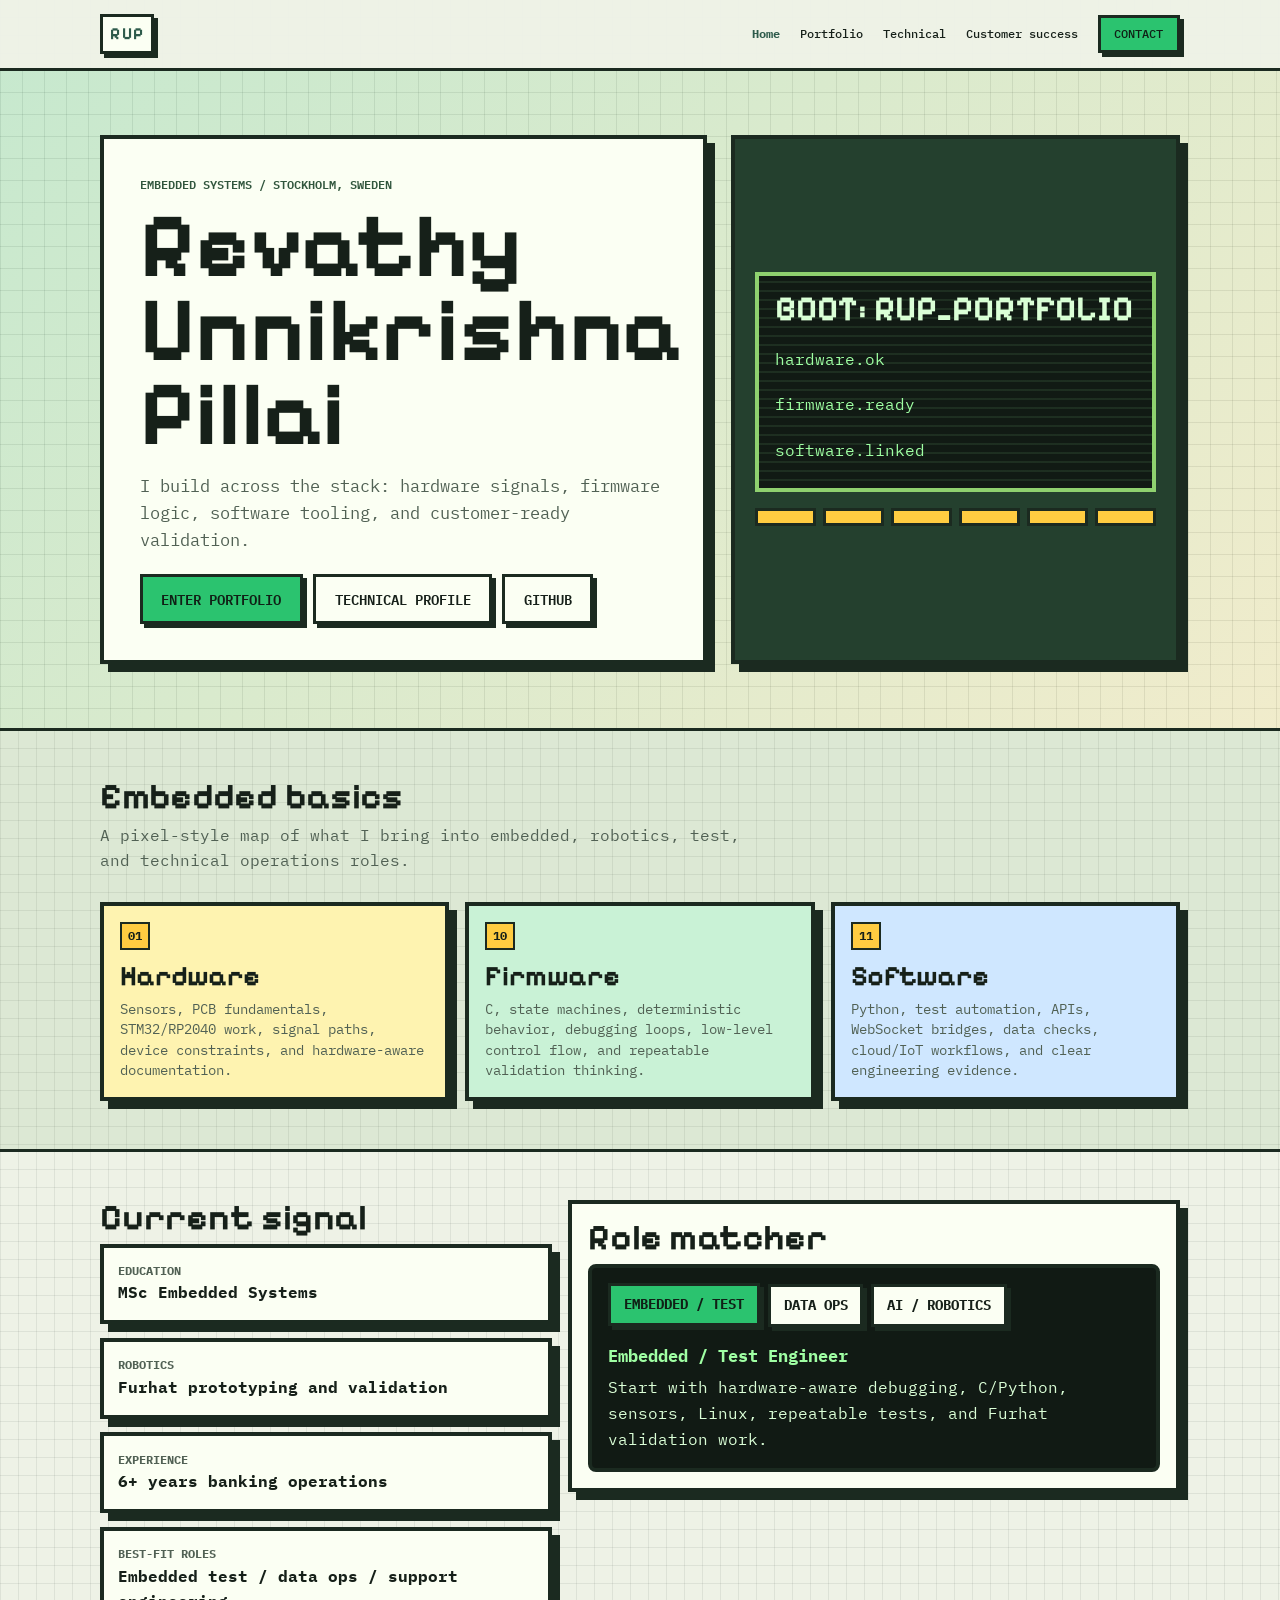
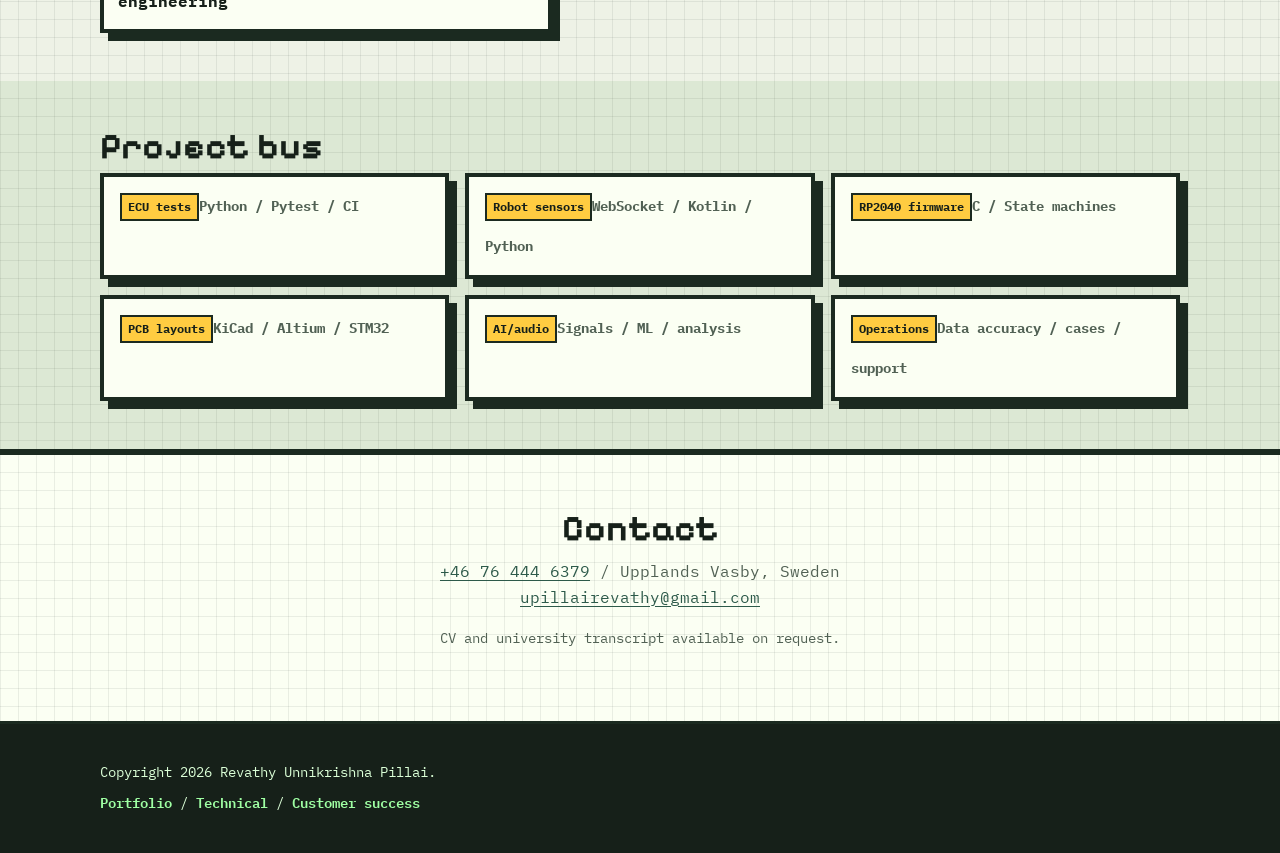
<file: index.html>
<!DOCTYPE html>
<html lang="en">
<head>
  <meta charset="UTF-8" />
  <meta name="viewport" content="width=device-width, initial-scale=1" />
  <meta name="description" content="Revathy Unnikrishna Pillai portfolio: embedded systems, hardware, firmware, software, robotics, AI/audio, testing, and customer operations." />
  <title>Revathy Unnikrishna Pillai | Embedded Portfolio</title>
  <link rel="stylesheet" href="styles.css" />
  <link rel="preconnect" href="https://fonts.googleapis.com" />
  <link rel="preconnect" href="https://fonts.gstatic.com" crossorigin />
  <link href="https://fonts.googleapis.com/css2?family=DM+Sans:ital,opsz,wght@0,9..40,400;0,9..40,500;0,9..40,600;0,9..40,700;1,9..40,400&family=IBM+Plex+Mono:wght@400;500;600;700&family=Pixelify+Sans:wght@500;600;700&display=swap" rel="stylesheet" />
</head>
<body class="page-home pixel-site">
  <a class="skip-link" href="#main">Skip to content</a>
  <header class="site-header pixel-header">
    <div class="wrap header-inner">
      <a href="index.html" class="logo pixel-logo" aria-label="Home">RUP</a>
      <nav class="nav" aria-label="Primary">
        <a href="index.html" aria-current="page">Home</a>
        <a href="portfolio.html">Portfolio</a>
        <a href="technical.html">Technical</a>
        <a href="customer-success.html">Customer success</a>
        <a href="#contact" class="nav-cta">Contact</a>
      </nav>
      <button type="button" class="menu-toggle" aria-expanded="false" aria-controls="mobile-nav" aria-label="Open menu">
        <span></span><span></span><span></span>
      </button>
    </div>
    <div id="mobile-nav" class="mobile-nav" hidden>
      <a href="index.html">Home</a>
      <a href="portfolio.html">Portfolio</a>
      <a href="technical.html">Technical</a>
      <a href="customer-success.html">Customer success</a>
      <a href="#contact">Contact</a>
    </div>
  </header>

  <main id="main">
    <section class="pixel-hero">
      <div class="wrap pixel-hero-grid">
        <div class="pixel-hero-copy">
          <p class="eyebrow">Embedded systems / Stockholm, Sweden </p>
          <h1>Revathy Unnikrishna Pillai</h1>
          <p class="tagline">I build across the stack: hardware signals, firmware logic, software tooling, and customer-ready validation.</p>
          <div class="hero-actions">
            <a class="btn primary" href="portfolio.html">Enter portfolio</a>
            <a class="btn ghost" href="technical.html">Technical profile</a>
            <a class="btn ghost" href="https://github.com/revathyup" target="_blank" rel="noopener noreferrer">GitHub</a>
          </div>
        </div>
        <div class="pixel-device" aria-label="Pixel embedded system illustration">
          <div class="device-screen">
            <span class="scanline"></span>
            <strong>BOOT: RUP_PORTFOLIO</strong>
            <code>hardware.ok</code>
            <code>firmware.ready</code>
            <code>software.linked</code>
          </div>
          <div class="pin-row" aria-hidden="true"><i></i><i></i><i></i><i></i><i></i><i></i></div>
        </div>
      </div>
    </section>

    <section id="systems" class="section pixel-band">
      <div class="wrap">
        <h2 class="section-title">Embedded basics</h2>
        <p class="section-intro">A pixel-style map of what I bring into embedded, robotics, test, and technical operations roles.</p>
        <div class="block-grid">
          <article class="pixel-block hardware-block">
            <span class="block-id">01</span>
            <h3>Hardware</h3>
            <p>Sensors, PCB fundamentals, STM32/RP2040 work, signal paths, device constraints, and hardware-aware documentation.</p>
          </article>
          <article class="pixel-block firmware-block">
            <span class="block-id">10</span>
            <h3>Firmware</h3>
            <p>C, state machines, deterministic behavior, debugging loops, low-level control flow, and repeatable validation thinking.</p>
          </article>
          <article class="pixel-block software-block">
            <span class="block-id">11</span>
            <h3>Software</h3>
            <p>Python, test automation, APIs, WebSocket bridges, data checks, cloud/IoT workflows, and clear engineering evidence.</p>
          </article>
        </div>
      </div>
    </section>

    <section class="section pixel-console-section">
      <div class="wrap pixel-two-col">
        <div>
          <h2 class="section-title">Current signal</h2>
          <div class="signal-stack">
            <div><span>Education</span><strong>MSc Embedded Systems</strong></div>
            <div><span>Robotics</span><strong>Furhat prototyping and validation</strong></div>
            <div><span>Experience</span><strong>6+ years banking operations</strong></div>
            <div><span>Best-fit roles</span><strong>Embedded test / data ops / support engineering</strong></div>
          </div>
        </div>
        <div class="mini-console" aria-label="Role matcher">
          <h2 class="section-title">Role matcher</h2>
          <div class="persona-panel pixel-panel">
            <div class="persona-buttons" role="group" aria-label="Select target role">
              <button class="persona-button is-active" type="button" data-persona="embedded" aria-pressed="true">Embedded / Test</button>
              <button class="persona-button" type="button" data-persona="dataops" aria-pressed="false">Data Ops</button>
              <button class="persona-button" type="button" data-persona="ai" aria-pressed="false">AI / Robotics</button>
            </div>
            <p class="persona-output" data-persona-output><strong>Embedded / Test Engineer</strong><span>Start with hardware-aware debugging, C/Python, sensors, Linux, repeatable tests, and Furhat validation work.</span></p>
          </div>
        </div>
      </div>
    </section>

    <section class="section pixel-band">
      <div class="wrap">
        <h2 class="section-title">Project bus</h2>
        <div class="bus-grid">
          <a href="portfolio.html#project-lab"><span>ECU tests</span><b>Python / Pytest / CI</b></a>
          <a href="portfolio.html#project-lab"><span>Robot sensors</span><b>WebSocket / Kotlin / Python</b></a>
          <a href="portfolio.html#project-lab"><span>RP2040 firmware</span><b>C / State machines</b></a>
          <a href="portfolio.html#project-lab"><span>PCB layouts</span><b>KiCad / Altium / STM32</b></a>
          <a href="portfolio.html#project-lab"><span>AI/audio</span><b>Signals / ML / analysis</b></a>
          <a href="customer-success.html"><span>Operations</span><b>Data accuracy / cases / support</b></a>
        </div>
      </div>
    </section>

    <section id="contact" class="section section-cta pixel-cta">
      <div class="wrap narrow cta-inner">
        <h2 class="section-title">Contact</h2>
        <p class="prose"><a href="tel:+46764446379">+46 76 444 6379</a> / Upplands Vasby, Sweden<br /><a href="mailto:upillairevathy@gmail.com">upillairevathy@gmail.com</a></p>
        <p class="prose small-print">CV and university transcript available on request.</p>
      </div>
    </section>
  </main>

  <footer class="site-footer pixel-footer">
    <div class="wrap footer-inner">
      <p>Copyright <span id="y"></span> Revathy Unnikrishna Pillai.</p>
      <p class="footer-links"><a href="portfolio.html">Portfolio</a> / <a href="technical.html">Technical</a> / <a href="customer-success.html">Customer success</a></p>
    </div>
  </footer>
  <script src="interactions.js"></script>
</body>
</html>
</file>
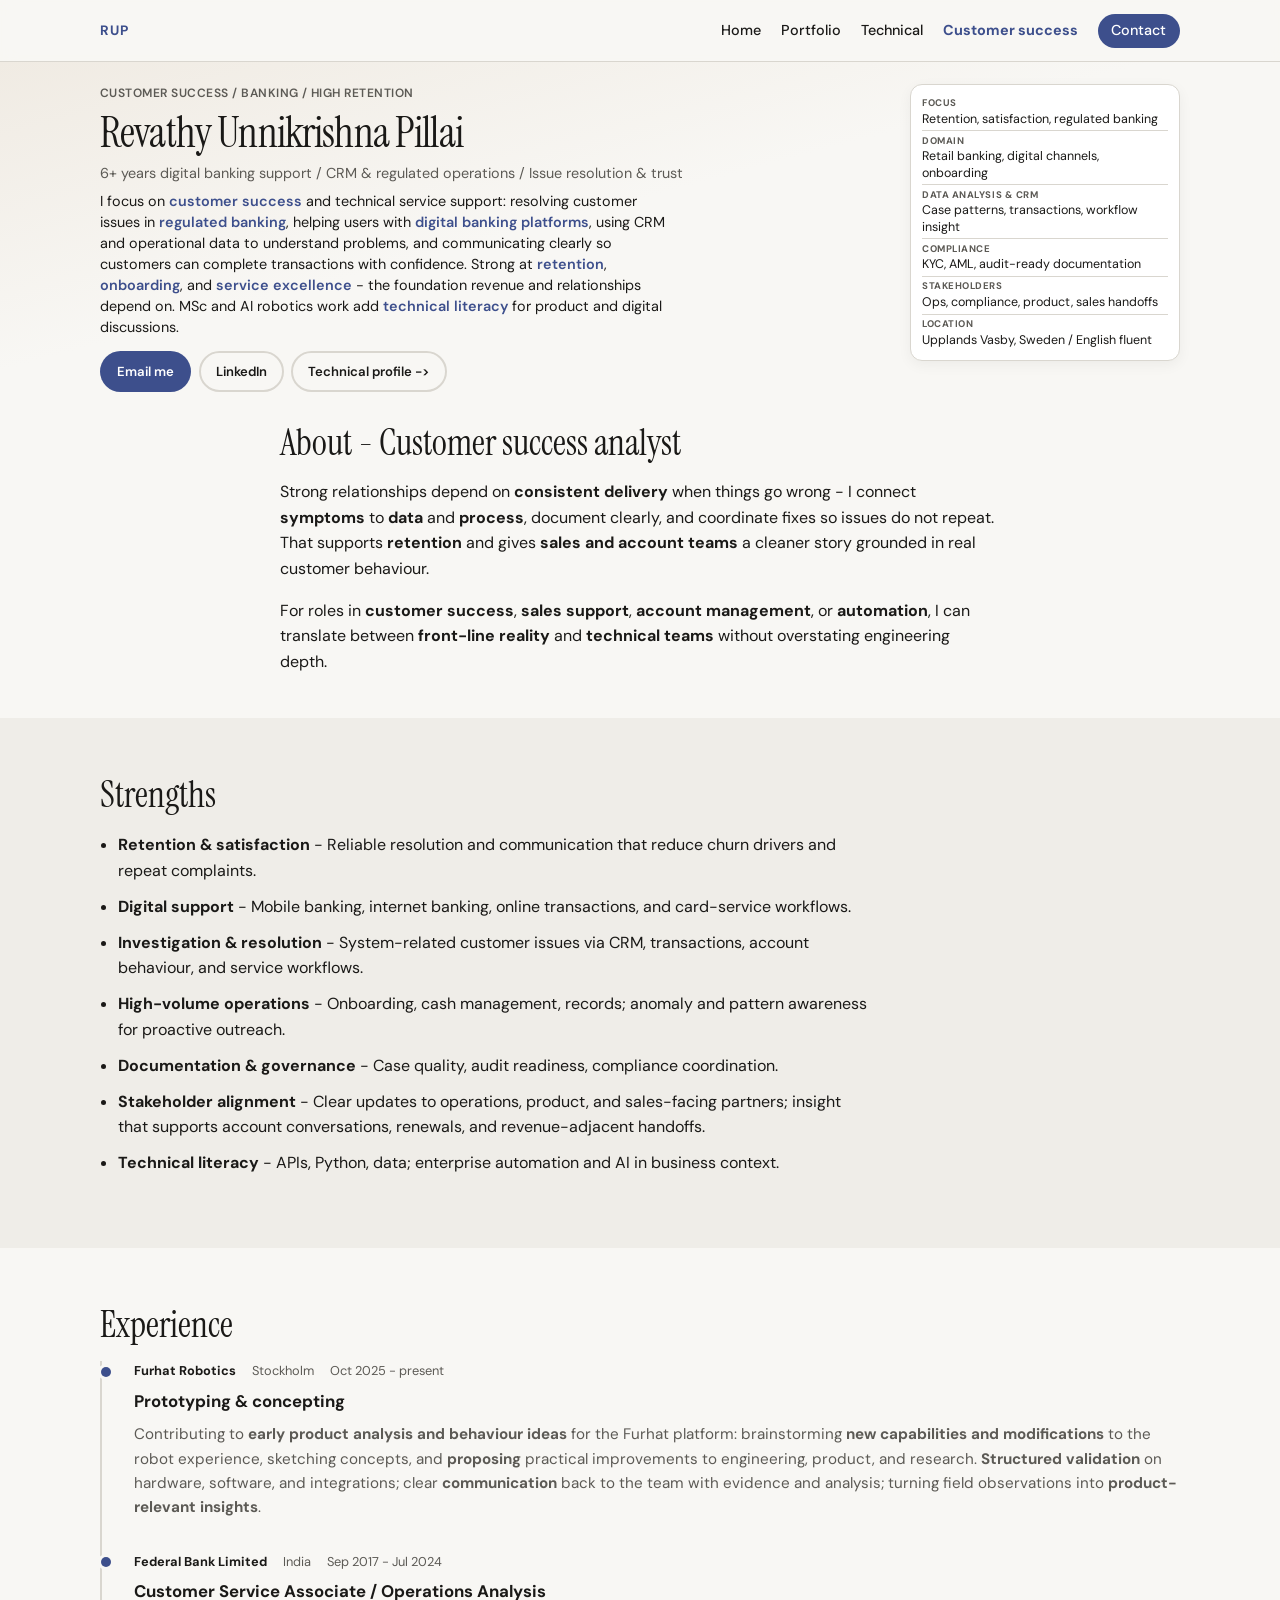
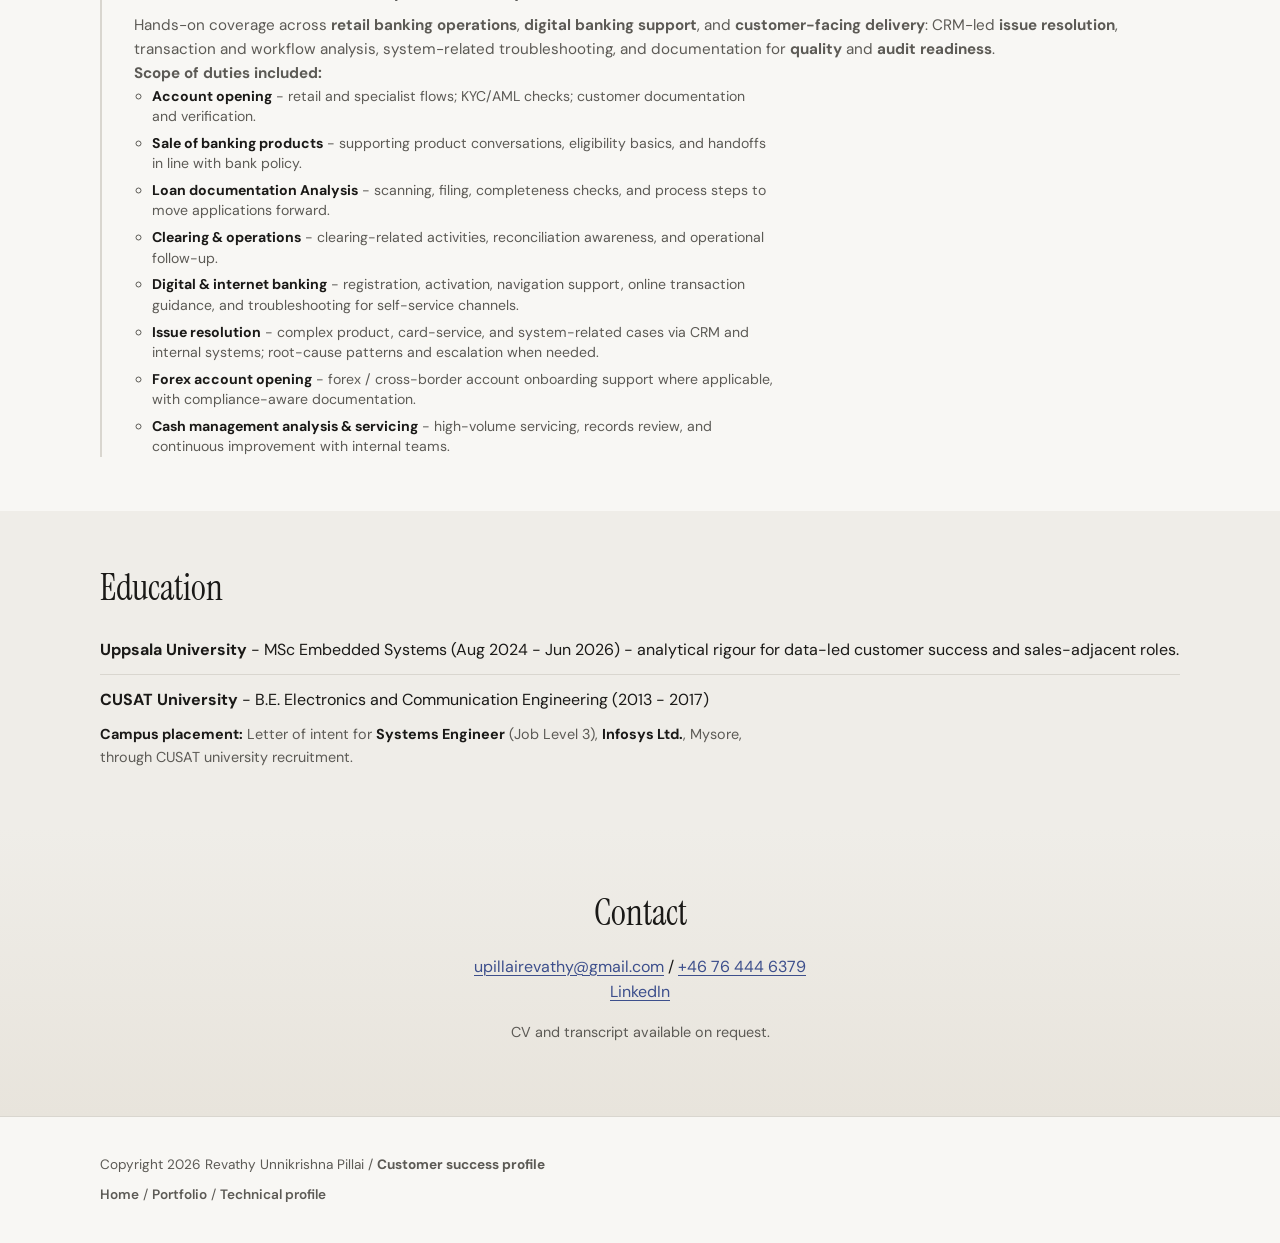
<file: customer-success.html>
<!DOCTYPE html>
<html lang="en">
<head>
  <meta charset="UTF-8" />
  <meta name="viewport" content="width=device-width, initial-scale=1" />
  <meta name="description" content="Revathy Unnikrishna Pillai - Customer success:AI, banking, CRM, retention, satisfaction; strong alignment with sales in practice. MSc Uppsala." />
  <title>Customer success - Revathy Unnikrishna Pillai</title>
  <link rel="stylesheet" href="styles.css" />
  <link rel="preconnect" href="https://fonts.googleapis.com" />
  <link rel="preconnect" href="https://fonts.gstatic.com" crossorigin />
  <link href="https://fonts.googleapis.com/css2?family=DM+Sans:ital,opsz,wght@0,9..40,400;0,9..40,500;0,9..40,600;0,9..40,700;1,9..40,400&family=Instrument+Serif:ital@0;1&display=swap" rel="stylesheet" />
</head>
<body class="page-cs">
  <a class="skip-link" href="#main">Skip to content</a>
  <header class="site-header">
    <div class="wrap header-inner">
      <a href="index.html" class="logo" aria-label="Home">RUP</a>
      <nav class="nav" aria-label="Primary">
        <a href="index.html">Home</a>
        <a href="portfolio.html">Portfolio</a>
        <a href="technical.html">Technical</a>
        <a href="customer-success.html" aria-current="page">Customer success</a>
        <a href="#contact" class="nav-cta">Contact</a>
      </nav>
      <button type="button" class="menu-toggle" aria-expanded="false" aria-controls="mobile-nav" aria-label="Open menu">
        <span></span><span></span><span></span>
      </button>
    </div>
    <div id="mobile-nav" class="mobile-nav" hidden>
      <a href="index.html">Home</a>
      <a href="portfolio.html">Portfolio</a>
      <a href="technical.html">Technical</a>
      <a href="customer-success.html">Customer success</a>
      <a href="#contact">Contact</a>
    </div>
  </header>

  <main id="main">
    <section class="hero hero-sub">
      <div class="wrap hero-grid">
        <div class="hero-copy">
          <p class="eyebrow">Customer success / Banking / High retention</p>
          <h1>Revathy Unnikrishna Pillai</h1>
          <p class="tagline">6+ years digital banking support / CRM &amp; regulated operations / Issue resolution &amp; trust</p>
          <p class="lede">
            I focus on <strong>customer success</strong> and technical service support: resolving customer issues in <strong>regulated banking</strong>, helping users with <strong>digital banking platforms</strong>, using CRM and operational data to understand problems, and communicating clearly so customers can complete transactions with confidence.
            Strong at <strong>retention</strong>, <strong>onboarding</strong>, and <strong>service excellence</strong> - the foundation revenue and relationships depend on.
            MSc and AI robotics work add <strong>technical literacy</strong> for product and digital discussions.
          </p>
          <div class="hero-actions">
            <a class="btn primary" href="mailto:upillairevathy@gmail.com?subject=Customer%20success%20%2F%20sales%20role%20-%20Revathy">Email me</a>
            <a class="btn ghost" href="https://www.linkedin.com/in/revu01" target="_blank" rel="noopener noreferrer">LinkedIn</a>
            <a class="btn ghost" href="technical.html">Technical profile -></a>
          </div>
        </div>
        <aside class="hero-card" aria-label="Customer success - quick facts">
          <ul class="facts facts-compact">
            <li><span class="fact-label">Focus</span> Retention, satisfaction, regulated banking</li>
            <li><span class="fact-label">Domain</span> Retail banking, digital channels, onboarding</li>
            <li><span class="fact-label">Data Analysis &amp; CRM</span> Case patterns, transactions, workflow insight</li>
            <li><span class="fact-label">Compliance</span> KYC, AML, audit-ready documentation</li>
            <li><span class="fact-label">Stakeholders</span> Ops, compliance, product, sales handoffs</li>
            <li><span class="fact-label">Location</span> Upplands Vasby, Sweden / English fluent</li>
          </ul>
        </aside>
      </div>
    </section>

    <section id="about" class="section">
      <div class="wrap narrow">
        <h2 class="section-title">About - Customer success analyst</h2>
        <p class="prose">
          Strong relationships depend on <strong>consistent delivery</strong> when things go wrong - I connect <strong>symptoms</strong> to <strong>data</strong> and <strong>process</strong>, document clearly, and coordinate fixes so issues do not repeat. That supports <strong>retention</strong> and gives <strong>sales and account teams</strong> a cleaner story grounded in real customer behaviour.
        </p>
        <p class="prose">
          For roles in <strong>customer success</strong>, <strong>sales support</strong>, <strong>account management</strong>, or <strong>automation</strong>, I can translate between <strong>front-line reality</strong> and <strong>technical teams</strong> without overstating engineering depth.
        </p>
      </div>
    </section>

    <section id="strengths" class="section section-alt">
      <div class="wrap">
        <h2 class="section-title">Strengths</h2>
        <ul class="project-list strengths-list">
          <li><strong>Retention &amp; satisfaction</strong> - Reliable resolution and communication that reduce churn drivers and repeat complaints.</li>
          <li><strong>Digital support</strong> - Mobile banking, internet banking, online transactions, and card-service workflows.</li>
          <li><strong>Investigation &amp; resolution</strong> - System-related customer issues via CRM, transactions, account behaviour, and service workflows.</li>
          <li><strong>High-volume operations</strong> - Onboarding, cash management, records; anomaly and pattern awareness for proactive outreach.</li>
          <li><strong>Documentation &amp; governance</strong> - Case quality, audit readiness, compliance coordination.</li>
          <li><strong>Stakeholder alignment</strong> - Clear updates to operations, product, and sales-facing partners; insight that supports account conversations, renewals, and revenue-adjacent handoffs.</li>
          <li><strong>Technical literacy</strong> - APIs, Python, data; enterprise automation and AI in business context.</li>
        </ul>
      </div>
    </section>

    <section id="experience" class="section">
      <div class="wrap">
        <h2 class="section-title">Experience</h2>
        <ol class="timeline">
          <li>
            <div class="t-meta">
              <span class="t-org">Furhat Robotics</span>
              <span class="t-loc">Stockholm</span>
              <span class="t-date">Oct 2025 - present</span>
            </div>
            <h3>Prototyping &amp; concepting</h3>
            <p>
              Contributing to <strong>early product analysis and behaviour ideas</strong> for the Furhat platform: brainstorming <strong>new capabilities and modifications</strong> to the robot experience, sketching concepts, and <strong>proposing</strong> practical improvements to engineering, product, and research.
              <strong>Structured validation</strong> on hardware, software, and integrations; clear <strong>communication</strong> back to the team with evidence and analysis; turning field observations into <strong>product-relevant insights</strong>.
            </p>
          </li>
          <li>
            <div class="t-meta">
              <span class="t-org">Federal Bank Limited</span>
              <span class="t-loc">India</span>
              <span class="t-date">Sep 2017 - Jul 2024</span>
            </div>
            <h3>Customer Service Associate / Operations Analysis</h3>
            <p>
              Hands-on coverage across <strong>retail banking operations</strong>, <strong>digital banking support</strong>, and <strong>customer-facing delivery</strong>: CRM-led <strong>issue resolution</strong>, transaction and workflow analysis, system-related troubleshooting, and documentation for <strong>quality</strong> and <strong>audit readiness</strong>.
            </p>
            <p class="duty-intro"><strong>Scope of duties included:</strong></p>
            <ul class="duty-list">
              <li><strong>Account opening</strong> - retail and specialist flows; KYC/AML checks; customer documentation and verification.</li>
              <li><strong>Sale of banking products</strong> - supporting product conversations, eligibility basics, and handoffs in line with bank policy.</li>
              <li><strong>Loan documentation Analysis</strong> - scanning, filing, completeness checks, and process steps to move applications forward.</li>
              <li><strong>Clearing &amp; operations</strong> - clearing-related activities, reconciliation awareness, and operational follow-up.</li>
              <li><strong>Digital &amp; internet banking</strong> - registration, activation, navigation support, online transaction guidance, and troubleshooting for self-service channels.</li>
              <li><strong>Issue resolution</strong> - complex product, card-service, and system-related cases via CRM and internal systems; root-cause patterns and escalation when needed.</li>
              <li><strong>Forex account opening</strong> - forex / cross-border account onboarding support where applicable, with compliance-aware documentation.</li>
              <li><strong>Cash management analysis &amp; servicing</strong> - high-volume servicing, records review, and continuous improvement with internal teams.</li>
            </ul>
          </li>
        </ol>
      </div>
    </section>

    <section id="education" class="section section-alt">
      <div class="wrap">
        <h2 class="section-title">Education</h2>
        <ul class="edu-list">
          <li><strong>Uppsala University</strong> - MSc Embedded Systems (Aug 2024 - Jun 2026) - analytical rigour for data-led customer success and sales-adjacent roles.</li>
          <li>
            <strong>CUSAT University</strong> - B.E. Electronics and Communication Engineering (2013 - 2017)
            <p class="edu-detail"><strong>Campus placement:</strong> Letter of intent for <strong>Systems Engineer</strong> (Job Level 3), <strong>Infosys Ltd.</strong>, Mysore, through CUSAT university recruitment.</p>
          </li>
        </ul>
      </div>
    </section>

    <section id="contact" class="section section-cta">
      <div class="wrap narrow cta-inner">
        <h2 class="section-title">Contact</h2>
        <p class="prose">
          <a href="mailto:upillairevathy@gmail.com?subject=Customer%20success%20or%20sales%20role">upillairevathy@gmail.com</a> /
          <a href="tel:+46764446379">+46 76 444 6379</a><br />
          <a href="https://www.linkedin.com/in/revu01" target="_blank" rel="noopener noreferrer">LinkedIn</a>
        </p>
        <p class="prose small-print">CV and transcript available on request.</p>
      </div>
    </section>
  </main>

  <footer class="site-footer">
    <div class="wrap footer-inner">
      <p>Copyright <span id="y"></span> Revathy Unnikrishna Pillai / <strong>Customer success profile</strong></p>
      <p class="footer-links"><a href="index.html">Home</a> / <a href="portfolio.html">Portfolio</a> / <a href="technical.html">Technical profile</a></p>
    </div>
  </footer>
  <script src="interactions.js"></script>
</body>
</html>
</file>
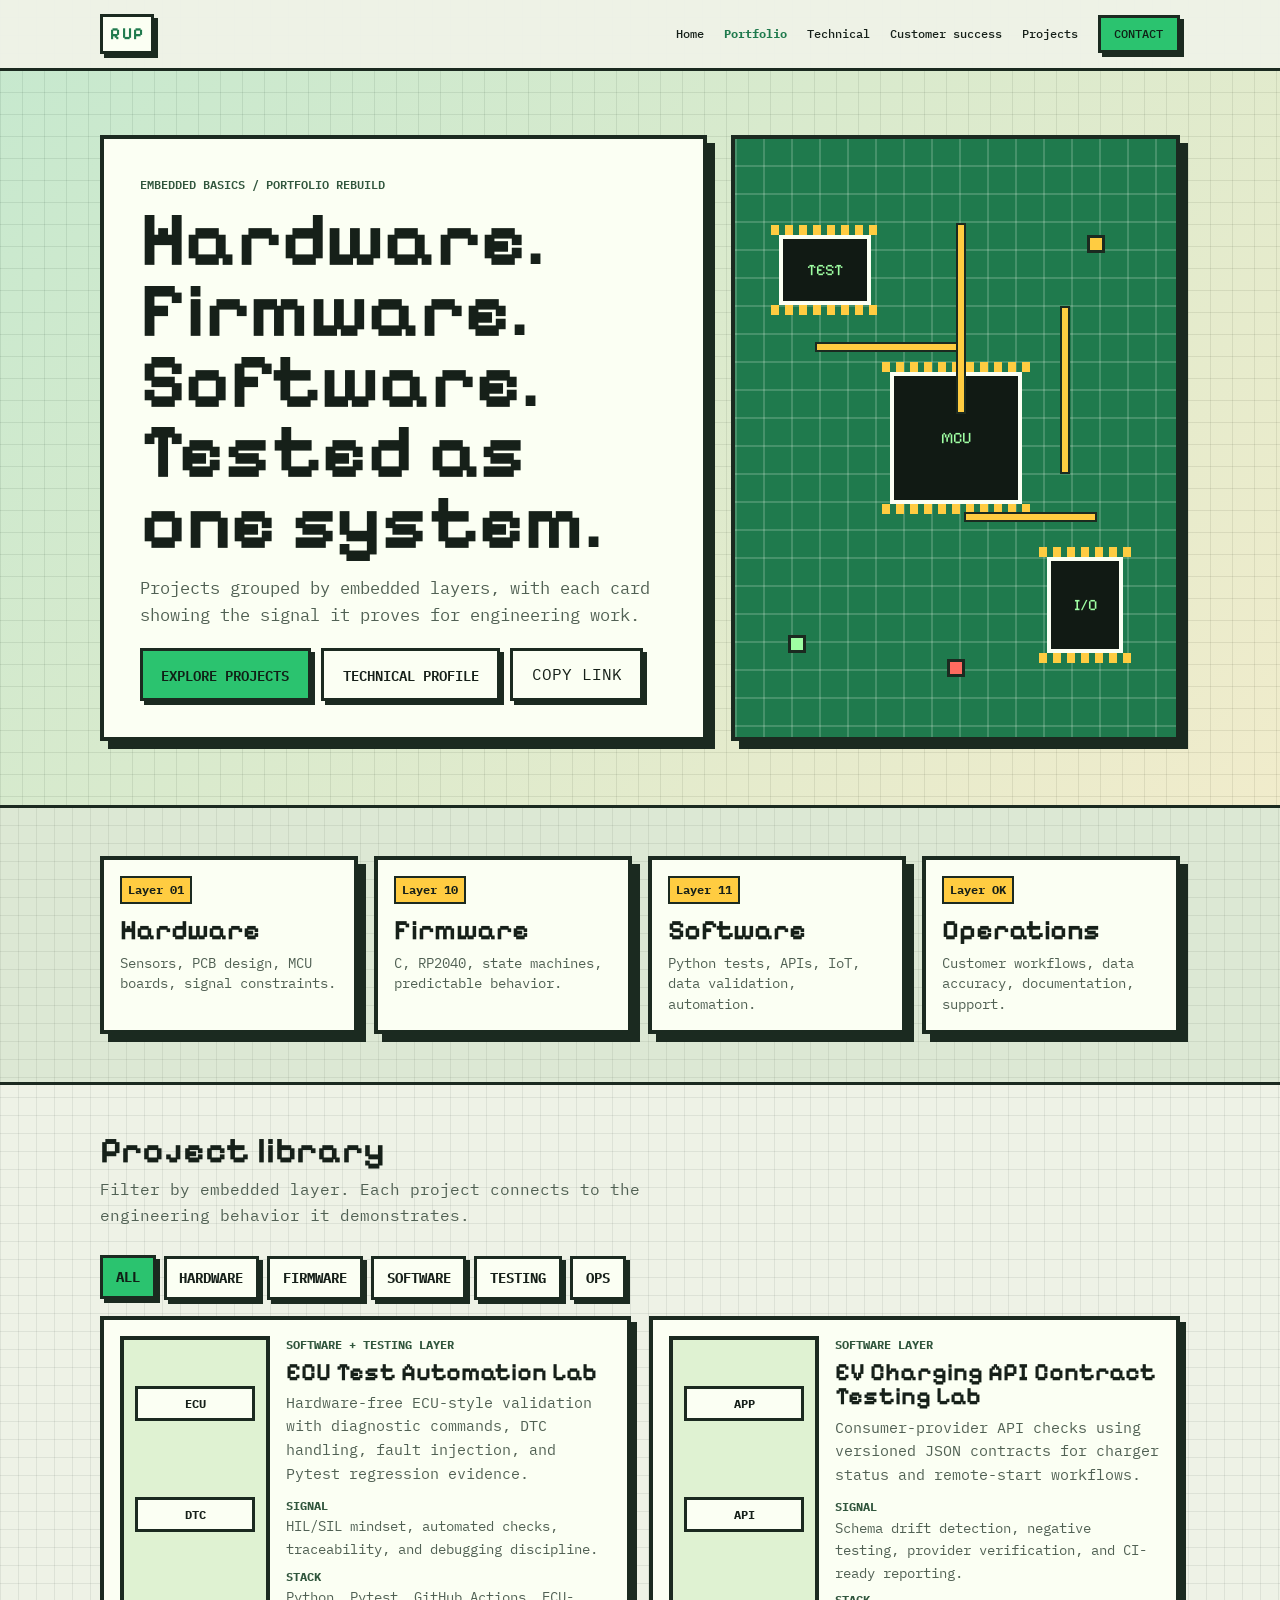
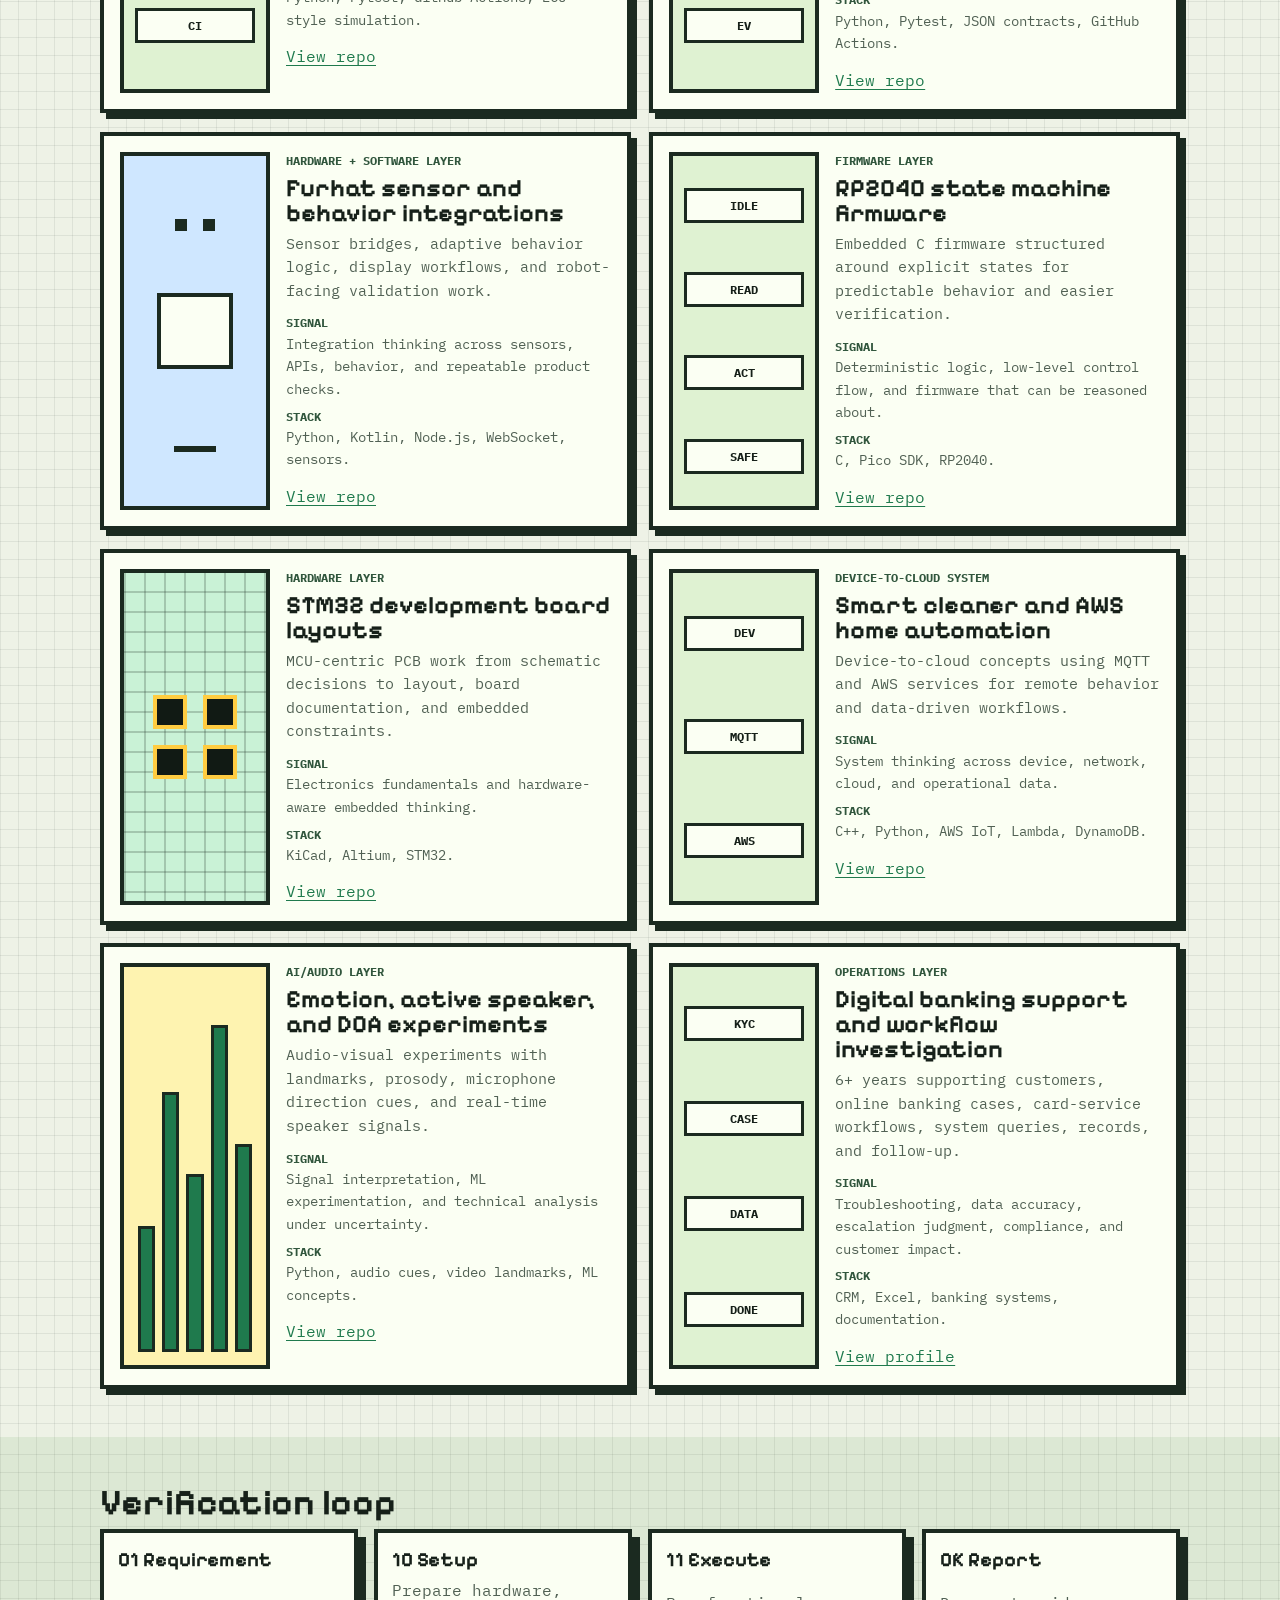
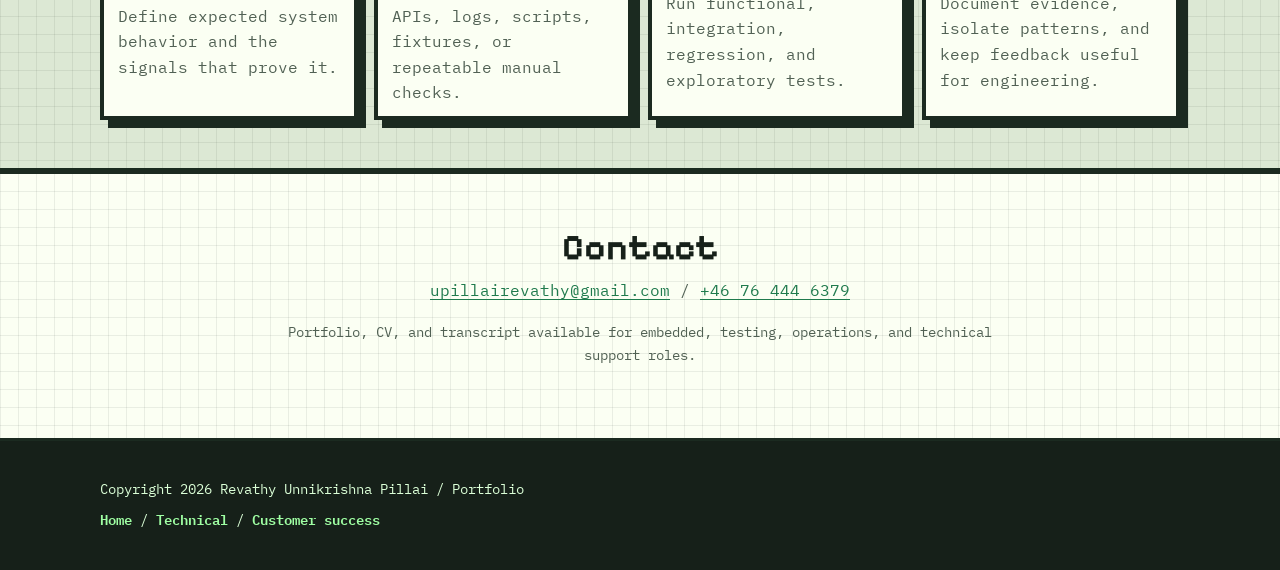
<file: portfolio.html>
<!DOCTYPE html>
<html lang="en">
<head>
  <meta charset="UTF-8" />
  <meta name="viewport" content="width=device-width, initial-scale=1" />
  <meta name="description" content="Pixel-style embedded systems portfolio for Revathy Unnikrishna Pillai: hardware, firmware, software, robotics, AI/audio, IoT, PCB, and operations projects." />
  <title>Portfolio | Revathy Unnikrishna Pillai</title>
  <link rel="stylesheet" href="styles.css" />
  <link rel="preconnect" href="https://fonts.googleapis.com" />
  <link rel="preconnect" href="https://fonts.gstatic.com" crossorigin />
  <link href="https://fonts.googleapis.com/css2?family=DM+Sans:ital,opsz,wght@0,9..40,400;0,9..40,500;0,9..40,600;0,9..40,700;1,9..40,400&family=IBM+Plex+Mono:wght@400;500;600;700&family=Pixelify+Sans:wght@500;600;700&display=swap" rel="stylesheet" />
</head>
<body class="page-portfolio pixel-site">
  <a class="skip-link" href="#main">Skip to content</a>
  <header class="site-header pixel-header">
    <div class="wrap header-inner">
      <a href="index.html" class="logo pixel-logo" aria-label="Home">RUP</a>
      <nav class="nav" aria-label="Primary">
        <a href="index.html">Home</a>
        <a href="portfolio.html" aria-current="page">Portfolio</a>
        <a href="technical.html">Technical</a>
        <a href="customer-success.html">Customer success</a>
        <a href="#project-lab">Projects</a>
        <a href="#contact" class="nav-cta">Contact</a>
      </nav>
      <button type="button" class="menu-toggle" aria-expanded="false" aria-controls="mobile-nav" aria-label="Open menu">
        <span></span><span></span><span></span>
      </button>
    </div>
    <div id="mobile-nav" class="mobile-nav" hidden>
      <a href="index.html">Home</a>
      <a href="portfolio.html">Portfolio</a>
      <a href="technical.html">Technical</a>
      <a href="customer-success.html">Customer success</a>
      <a href="#project-lab">Projects</a>
      <a href="#contact">Contact</a>
    </div>
  </header>

  <main id="main">
    <section class="pixel-hero portfolio-pixel-hero">
      <div class="wrap pixel-hero-grid">
        <div class="pixel-hero-copy">
          <p class="eyebrow">Embedded basics / portfolio rebuild</p>
          <h1>Hardware. Firmware. Software. Tested as one system.</h1>
          <p class="tagline">Projects grouped by embedded layers, with each card showing the signal it proves for engineering work.</p>
          <div class="hero-actions">
            <a class="btn primary" href="#project-lab">Explore projects</a>
            <a class="btn ghost" href="technical.html">Technical profile</a>
            <button class="btn ghost button-like" type="button" data-copy-link="https://revathyup.github.io/profile-website/portfolio.html">Copy link</button>
          </div>
        </div>
        <div class="pixel-motherboard" aria-label="Pixel circuit board illustration">
          <div class="chip cpu"><span>MCU</span></div>
          <div class="chip mem"><span>TEST</span></div>
          <div class="chip io"><span>I/O</span></div>
          <i class="trace t1"></i><i class="trace t2"></i><i class="trace t3"></i><i class="trace t4"></i>
          <b class="led led-a"></b><b class="led led-b"></b><b class="led led-c"></b>
        </div>
      </div>
    </section>

    <section class="section pixel-band">
      <div class="wrap module-grid">
        <div class="module-card"><span>Layer 01</span><strong>Hardware</strong><p>Sensors, PCB design, MCU boards, signal constraints.</p></div>
        <div class="module-card"><span>Layer 10</span><strong>Firmware</strong><p>C, RP2040, state machines, predictable behavior.</p></div>
        <div class="module-card"><span>Layer 11</span><strong>Software</strong><p>Python tests, APIs, IoT, data validation, automation.</p></div>
        <div class="module-card"><span>Layer OK</span><strong>Operations</strong><p>Customer workflows, data accuracy, documentation, support.</p></div>
      </div>
    </section>

    <section id="project-lab" class="section">
      <div class="wrap">
        <h2 class="section-title">Project library</h2>
        <p class="section-intro">Filter by embedded layer. Each project connects to the engineering behavior it demonstrates.</p>
        <div class="project-filters pixel-filters" role="group" aria-label="Filter projects">
          <button class="filter-button is-active" type="button" data-filter="all" aria-pressed="true">All</button>
          <button class="filter-button" type="button" data-filter="hardware" aria-pressed="false">Hardware</button>
          <button class="filter-button" type="button" data-filter="firmware" aria-pressed="false">Firmware</button>
          <button class="filter-button" type="button" data-filter="software" aria-pressed="false">Software</button>
          <button class="filter-button" type="button" data-filter="testing" aria-pressed="false">Testing</button>
          <button class="filter-button" type="button" data-filter="ops" aria-pressed="false">Ops</button>
        </div>

        <div class="portfolio-card-grid pixel-project-grid">
          <article class="portfolio-project pixel-project" data-tags="software testing firmware">
            <div class="project-visual pixel-visual ecu-visual"><span>ECU</span><span>DTC</span><span>CI</span></div>
            <div class="project-body">
              <span class="project-kicker">Software + testing layer</span>
              <h3>ECU Test Automation Lab</h3>
              <p>Hardware-free ECU-style validation with diagnostic commands, DTC handling, fault injection, and Pytest regression evidence.</p>
              <dl><div><dt>Signal</dt><dd>HIL/SIL mindset, automated checks, traceability, and debugging discipline.</dd></div><div><dt>Stack</dt><dd>Python, Pytest, GitHub Actions, ECU-style simulation.</dd></div></dl>
              <a href="https://github.com/revathyup/ECU_Test_Automation" target="_blank" rel="noopener noreferrer">View repo</a>
            </div>
          </article>

          <article class="portfolio-project pixel-project" data-tags="software testing">
            <div class="project-visual pixel-visual api-visual"><span>APP</span><span>API</span><span>EV</span></div>
            <div class="project-body">
              <span class="project-kicker">Software layer</span>
              <h3>EV Charging API Contract Testing Lab</h3>
              <p>Consumer-provider API checks using versioned JSON contracts for charger status and remote-start workflows.</p>
              <dl><div><dt>Signal</dt><dd>Schema drift detection, negative testing, provider verification, and CI-ready reporting.</dd></div><div><dt>Stack</dt><dd>Python, Pytest, JSON contracts, GitHub Actions.</dd></div></dl>
              <a href="https://github.com/revathyup/EV_Charging_API_Contract_Testing" target="_blank" rel="noopener noreferrer">View repo</a>
            </div>
          </article>

          <article class="portfolio-project pixel-project" data-tags="hardware software testing">
            <div class="project-visual pixel-visual robot-pixel"><span></span><span></span><span></span></div>
            <div class="project-body">
              <span class="project-kicker">Hardware + software layer</span>
              <h3>Furhat sensor and behavior integrations</h3>
              <p>Sensor bridges, adaptive behavior logic, display workflows, and robot-facing validation work.</p>
              <dl><div><dt>Signal</dt><dd>Integration thinking across sensors, APIs, behavior, and repeatable product checks.</dd></div><div><dt>Stack</dt><dd>Python, Kotlin, Node.js, WebSocket, sensors.</dd></div></dl>
              <a href="https://github.com/revathyup/furhatrobot_Analogsensor_realtimeapi" target="_blank" rel="noopener noreferrer">View repo</a>
            </div>
          </article>

          <article class="portfolio-project pixel-project" data-tags="firmware hardware testing">
            <div class="project-visual pixel-visual state-pixel"><span>IDLE</span><span>READ</span><span>ACT</span><span>SAFE</span></div>
            <div class="project-body">
              <span class="project-kicker">Firmware layer</span>
              <h3>RP2040 state machine firmware</h3>
              <p>Embedded C firmware structured around explicit states for predictable behavior and easier verification.</p>
              <dl><div><dt>Signal</dt><dd>Deterministic logic, low-level control flow, and firmware that can be reasoned about.</dd></div><div><dt>Stack</dt><dd>C, Pico SDK, RP2040.</dd></div></dl>
              <a href="https://github.com/revathyup/state_machines" target="_blank" rel="noopener noreferrer">View repo</a>
            </div>
          </article>

          <article class="portfolio-project pixel-project" data-tags="hardware">
            <div class="project-visual pixel-visual pcb-pixel"><span></span><span></span><span></span><span></span></div>
            <div class="project-body">
              <span class="project-kicker">Hardware layer</span>
              <h3>STM32 development board layouts</h3>
              <p>MCU-centric PCB work from schematic decisions to layout, board documentation, and embedded constraints.</p>
              <dl><div><dt>Signal</dt><dd>Electronics fundamentals and hardware-aware embedded thinking.</dd></div><div><dt>Stack</dt><dd>KiCad, Altium, STM32.</dd></div></dl>
              <a href="https://github.com/revathyup/STM32_PCB-DESIGN-USING-KICAD" target="_blank" rel="noopener noreferrer">View repo</a>
            </div>
          </article>

          <article class="portfolio-project pixel-project" data-tags="software hardware testing">
            <div class="project-visual pixel-visual cloud-pixel"><span>DEV</span><span>MQTT</span><span>AWS</span></div>
            <div class="project-body">
              <span class="project-kicker">Device-to-cloud system</span>
              <h3>Smart cleaner and AWS home automation</h3>
              <p>Device-to-cloud concepts using MQTT and AWS services for remote behavior and data-driven workflows.</p>
              <dl><div><dt>Signal</dt><dd>System thinking across device, network, cloud, and operational data.</dd></div><div><dt>Stack</dt><dd>C++, Python, AWS IoT, Lambda, DynamoDB.</dd></div></dl>
              <a href="https://github.com/revathyup/smart-cleaner" target="_blank" rel="noopener noreferrer">View repo</a>
            </div>
          </article>

          <article class="portfolio-project pixel-project" data-tags="software testing">
            <div class="project-visual pixel-visual audio-pixel"><span></span><span></span><span></span><span></span><span></span></div>
            <div class="project-body">
              <span class="project-kicker">AI/audio layer</span>
              <h3>Emotion, active speaker, and DOA experiments</h3>
              <p>Audio-visual experiments with landmarks, prosody, microphone direction cues, and real-time speaker signals.</p>
              <dl><div><dt>Signal</dt><dd>Signal interpretation, ML experimentation, and technical analysis under uncertainty.</dd></div><div><dt>Stack</dt><dd>Python, audio cues, video landmarks, ML concepts.</dd></div></dl>
              <a href="https://github.com/revathyup/Active_Speaker_Detection2" target="_blank" rel="noopener noreferrer">View repo</a>
            </div>
          </article>

          <article class="portfolio-project pixel-project" data-tags="ops software testing">
            <div class="project-visual pixel-visual ops-pixel"><span>KYC</span><span>CASE</span><span>DATA</span><span>DONE</span></div>
            <div class="project-body">
              <span class="project-kicker">Operations layer</span>
              <h3>Digital banking support and workflow investigation</h3>
              <p>6+ years supporting customers, online banking cases, card-service workflows, system queries, records, and follow-up.</p>
              <dl><div><dt>Signal</dt><dd>Troubleshooting, data accuracy, escalation judgment, compliance, and customer impact.</dd></div><div><dt>Stack</dt><dd>CRM, Excel, banking systems, documentation.</dd></div></dl>
              <a href="customer-success.html">View profile</a>
            </div>
          </article>
        </div>
      </div>
    </section>

    <section class="section pixel-band">
      <div class="wrap">
        <h2 class="section-title">Verification loop</h2>
        <ol class="test-steps pixel-steps">
          <li><strong>01 Requirement</strong><span>Define expected system behavior and the signals that prove it.</span></li>
          <li><strong>10 Setup</strong><span>Prepare hardware, APIs, logs, scripts, fixtures, or repeatable manual checks.</span></li>
          <li><strong>11 Execute</strong><span>Run functional, integration, regression, and exploratory tests.</span></li>
          <li><strong>OK Report</strong><span>Document evidence, isolate patterns, and keep feedback useful for engineering.</span></li>
        </ol>
      </div>
    </section>

    <section id="contact" class="section section-cta pixel-cta">
      <div class="wrap narrow cta-inner">
        <h2 class="section-title">Contact</h2>
        <p class="prose"><a href="mailto:upillairevathy@gmail.com">upillairevathy@gmail.com</a> / <a href="tel:+46764446379">+46 76 444 6379</a></p>
        <p class="prose small-print">Portfolio, CV, and transcript available for embedded, testing, operations, and technical support roles.</p>
      </div>
    </section>
  </main>

  <footer class="site-footer pixel-footer">
    <div class="wrap footer-inner">
      <p>Copyright <span id="y"></span> Revathy Unnikrishna Pillai / Portfolio</p>
      <p class="footer-links"><a href="index.html">Home</a> / <a href="technical.html">Technical</a> / <a href="customer-success.html">Customer success</a></p>
    </div>
  </footer>
  <script src="interactions.js"></script>
</body>
</html>
</file>
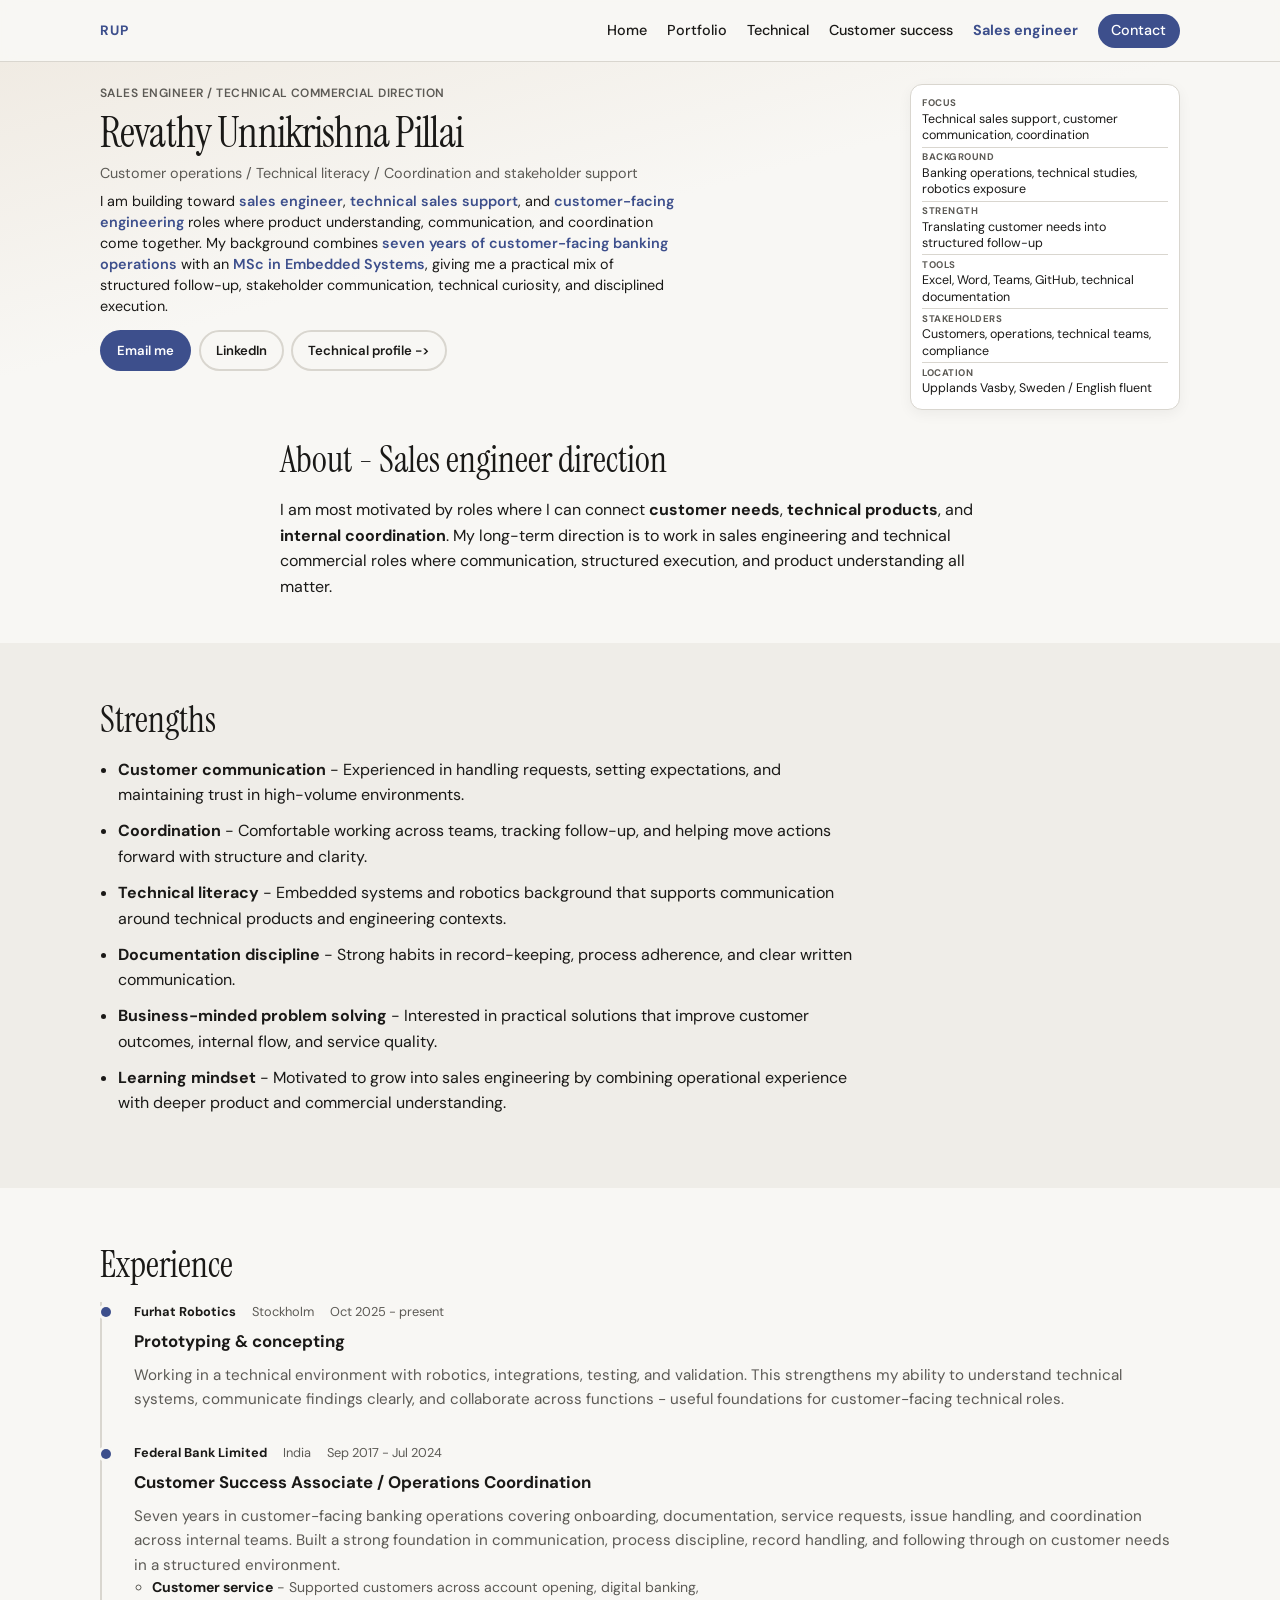
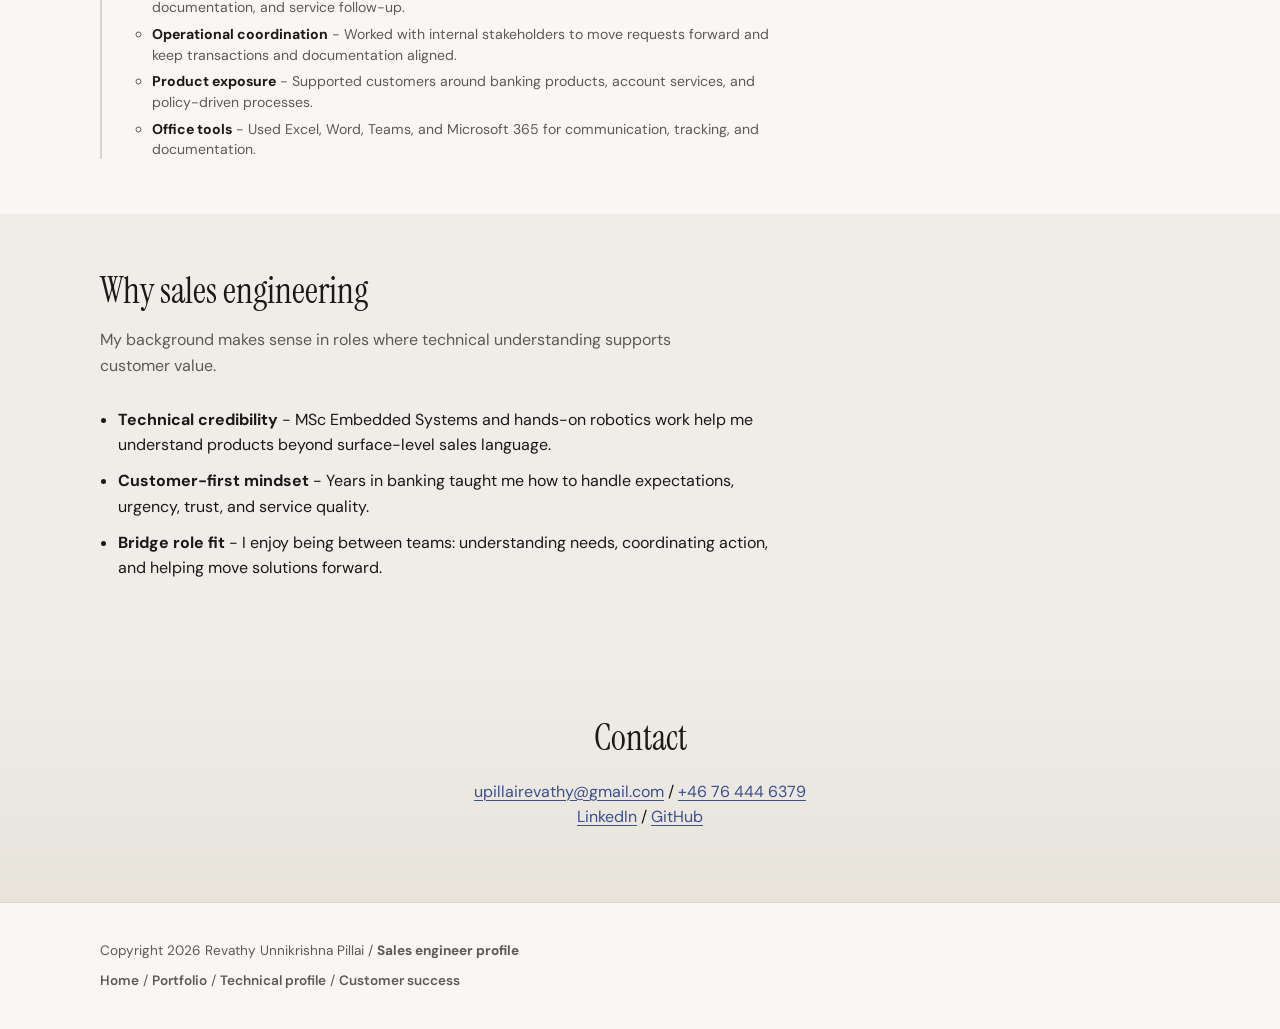
<file: sales-engineer.html>
<!DOCTYPE html>
<html lang="en">
<head>
  <meta charset="UTF-8" />
  <meta name="viewport" content="width=device-width, initial-scale=1" />
  <meta name="description" content="Revathy Unnikrishna Pillai - Sales engineer profile combining customer operations, technical literacy, coordination, and customer-facing problem solving." />
  <title>Sales engineer - Revathy Unnikrishna Pillai</title>
  <link rel="stylesheet" href="styles.css" />
  <link rel="preconnect" href="https://fonts.googleapis.com" />
  <link rel="preconnect" href="https://fonts.gstatic.com" crossorigin />
  <link href="https://fonts.googleapis.com/css2?family=DM+Sans:ital,opsz,wght@0,9..40,400;0,9..40,500;0,9..40,600;0,9..40,700;1,9..40,400&family=Instrument+Serif:ital@0;1&display=swap" rel="stylesheet" />
</head>
<body class="page-cs">
  <a class="skip-link" href="#main">Skip to content</a>
  <header class="site-header">
    <div class="wrap header-inner">
      <a href="index.html" class="logo" aria-label="Home">RUP</a>
      <nav class="nav" aria-label="Primary">
        <a href="index.html">Home</a>
        <a href="portfolio.html">Portfolio</a>
        <a href="technical.html">Technical</a>
        <a href="customer-success.html">Customer success</a>
        <a href="sales-engineer.html" aria-current="page">Sales engineer</a>
        <a href="#contact" class="nav-cta">Contact</a>
      </nav>
      <button type="button" class="menu-toggle" aria-expanded="false" aria-controls="mobile-nav" aria-label="Open menu">
        <span></span><span></span><span></span>
      </button>
    </div>
    <div id="mobile-nav" class="mobile-nav" hidden>
      <a href="index.html">Home</a>
      <a href="portfolio.html">Portfolio</a>
      <a href="technical.html">Technical</a>
      <a href="customer-success.html">Customer success</a>
      <a href="sales-engineer.html">Sales engineer</a>
      <a href="#contact">Contact</a>
    </div>
  </header>

  <main id="main">
    <section class="hero hero-sub">
      <div class="wrap hero-grid">
        <div class="hero-copy">
          <p class="eyebrow">Sales engineer / Technical commercial direction</p>
          <h1>Revathy Unnikrishna Pillai</h1>
          <p class="tagline">Customer operations / Technical literacy / Coordination and stakeholder support</p>
          <p class="lede">
            I am building toward <strong>sales engineer</strong>, <strong>technical sales support</strong>, and <strong>customer-facing engineering</strong> roles where product understanding, communication, and coordination come together.
            My background combines <strong>seven years of customer-facing banking operations</strong> with an <strong>MSc in Embedded Systems</strong>, giving me a practical mix of structured follow-up, stakeholder communication, technical curiosity, and disciplined execution.
          </p>
          <div class="hero-actions">
            <a class="btn primary" href="mailto:upillairevathy@gmail.com?subject=Sales%20Engineer%20Opportunity%20-%20Revathy">Email me</a>
            <a class="btn ghost" href="https://www.linkedin.com/in/revu01" target="_blank" rel="noopener noreferrer">LinkedIn</a>
            <a class="btn ghost" href="technical.html">Technical profile -></a>
          </div>
        </div>
        <aside class="hero-card" aria-label="Sales engineer quick facts">
          <ul class="facts facts-compact">
            <li><span class="fact-label">Focus</span> Technical sales support, customer communication, coordination</li>
            <li><span class="fact-label">Background</span> Banking operations, technical studies, robotics exposure</li>
            <li><span class="fact-label">Strength</span> Translating customer needs into structured follow-up</li>
            <li><span class="fact-label">Tools</span> Excel, Word, Teams, GitHub, technical documentation</li>
            <li><span class="fact-label">Stakeholders</span> Customers, operations, technical teams, compliance</li>
            <li><span class="fact-label">Location</span> Upplands Vasby, Sweden / English fluent</li>
          </ul>
        </aside>
      </div>
    </section>

    <section id="about" class="section">
      <div class="wrap narrow">
        <h2 class="section-title">About - Sales engineer direction</h2>
        <p class="prose">
          I am most motivated by roles where I can connect <strong>customer needs</strong>, <strong>technical products</strong>, and <strong>internal coordination</strong>.
          My long-term direction is to work in sales engineering and technical commercial roles where communication, structured execution, and product understanding all matter.
        </p>
      </div>
    </section>

    <section id="strengths" class="section section-alt">
      <div class="wrap">
        <h2 class="section-title">Strengths</h2>
        <ul class="project-list strengths-list">
          <li><strong>Customer communication</strong> - Experienced in handling requests, setting expectations, and maintaining trust in high-volume environments.</li>
          <li><strong>Coordination</strong> - Comfortable working across teams, tracking follow-up, and helping move actions forward with structure and clarity.</li>
          <li><strong>Technical literacy</strong> - Embedded systems and robotics background that supports communication around technical products and engineering contexts.</li>
          <li><strong>Documentation discipline</strong> - Strong habits in record-keeping, process adherence, and clear written communication.</li>
          <li><strong>Business-minded problem solving</strong> - Interested in practical solutions that improve customer outcomes, internal flow, and service quality.</li>
          <li><strong>Learning mindset</strong> - Motivated to grow into sales engineering by combining operational experience with deeper product and commercial understanding.</li>
        </ul>
      </div>
    </section>

    <section id="experience" class="section">
      <div class="wrap">
        <h2 class="section-title">Experience</h2>
        <ol class="timeline">
          <li>
            <div class="t-meta">
              <span class="t-org">Furhat Robotics</span>
              <span class="t-loc">Stockholm</span>
              <span class="t-date">Oct 2025 - present</span>
            </div>
            <h3>Prototyping &amp; concepting</h3>
            <p>
              Working in a technical environment with robotics, integrations, testing, and validation. This strengthens my ability to understand technical systems, communicate findings clearly, and collaborate across functions - useful foundations for customer-facing technical roles.
            </p>
          </li>
          <li>
            <div class="t-meta">
              <span class="t-org">Federal Bank Limited</span>
              <span class="t-loc">India</span>
              <span class="t-date">Sep 2017 - Jul 2024</span>
            </div>
            <h3>Customer Success Associate / Operations Coordination</h3>
            <p>
              Seven years in customer-facing banking operations covering onboarding, documentation, service requests, issue handling, and coordination across internal teams. Built a strong foundation in communication, process discipline, record handling, and following through on customer needs in a structured environment.
            </p>
            <ul class="duty-list">
              <li><strong>Customer service</strong> - Supported customers across account opening, digital banking, documentation, and service follow-up.</li>
              <li><strong>Operational coordination</strong> - Worked with internal stakeholders to move requests forward and keep transactions and documentation aligned.</li>
              <li><strong>Product exposure</strong> - Supported customers around banking products, account services, and policy-driven processes.</li>
              <li><strong>Office tools</strong> - Used Excel, Word, Teams, and Microsoft 365 for communication, tracking, and documentation.</li>
            </ul>
          </li>
        </ol>
      </div>
    </section>

    <section id="fit" class="section section-alt">
      <div class="wrap">
        <h2 class="section-title">Why sales engineering</h2>
        <p class="section-intro">
          My background makes sense in roles where technical understanding supports customer value.
        </p>
        <ul class="project-list">
          <li><strong>Technical credibility</strong> - MSc Embedded Systems and hands-on robotics work help me understand products beyond surface-level sales language.</li>
          <li><strong>Customer-first mindset</strong> - Years in banking taught me how to handle expectations, urgency, trust, and service quality.</li>
          <li><strong>Bridge role fit</strong> - I enjoy being between teams: understanding needs, coordinating action, and helping move solutions forward.</li>
        </ul>
      </div>
    </section>

    <section id="contact" class="section section-cta">
      <div class="wrap narrow cta-inner">
        <h2 class="section-title">Contact</h2>
        <p class="prose">
          <a href="mailto:upillairevathy@gmail.com?subject=Sales%20Engineer%20Role">upillairevathy@gmail.com</a> /
          <a href="tel:+46764446379">+46 76 444 6379</a><br />
          <a href="https://www.linkedin.com/in/revu01" target="_blank" rel="noopener noreferrer">LinkedIn</a> /
          <a href="https://github.com/revathyup" target="_blank" rel="noopener noreferrer">GitHub</a>
        </p>
      </div>
    </section>
  </main>

  <footer class="site-footer">
    <div class="wrap footer-inner">
      <p>Copyright <span id="y"></span> Revathy Unnikrishna Pillai / <strong>Sales engineer profile</strong></p>
      <p class="footer-links"><a href="index.html">Home</a> / <a href="portfolio.html">Portfolio</a> / <a href="technical.html">Technical profile</a> / <a href="customer-success.html">Customer success</a></p>
    </div>
  </footer>
  <script src="interactions.js"></script>
</body>
</html>
</file>
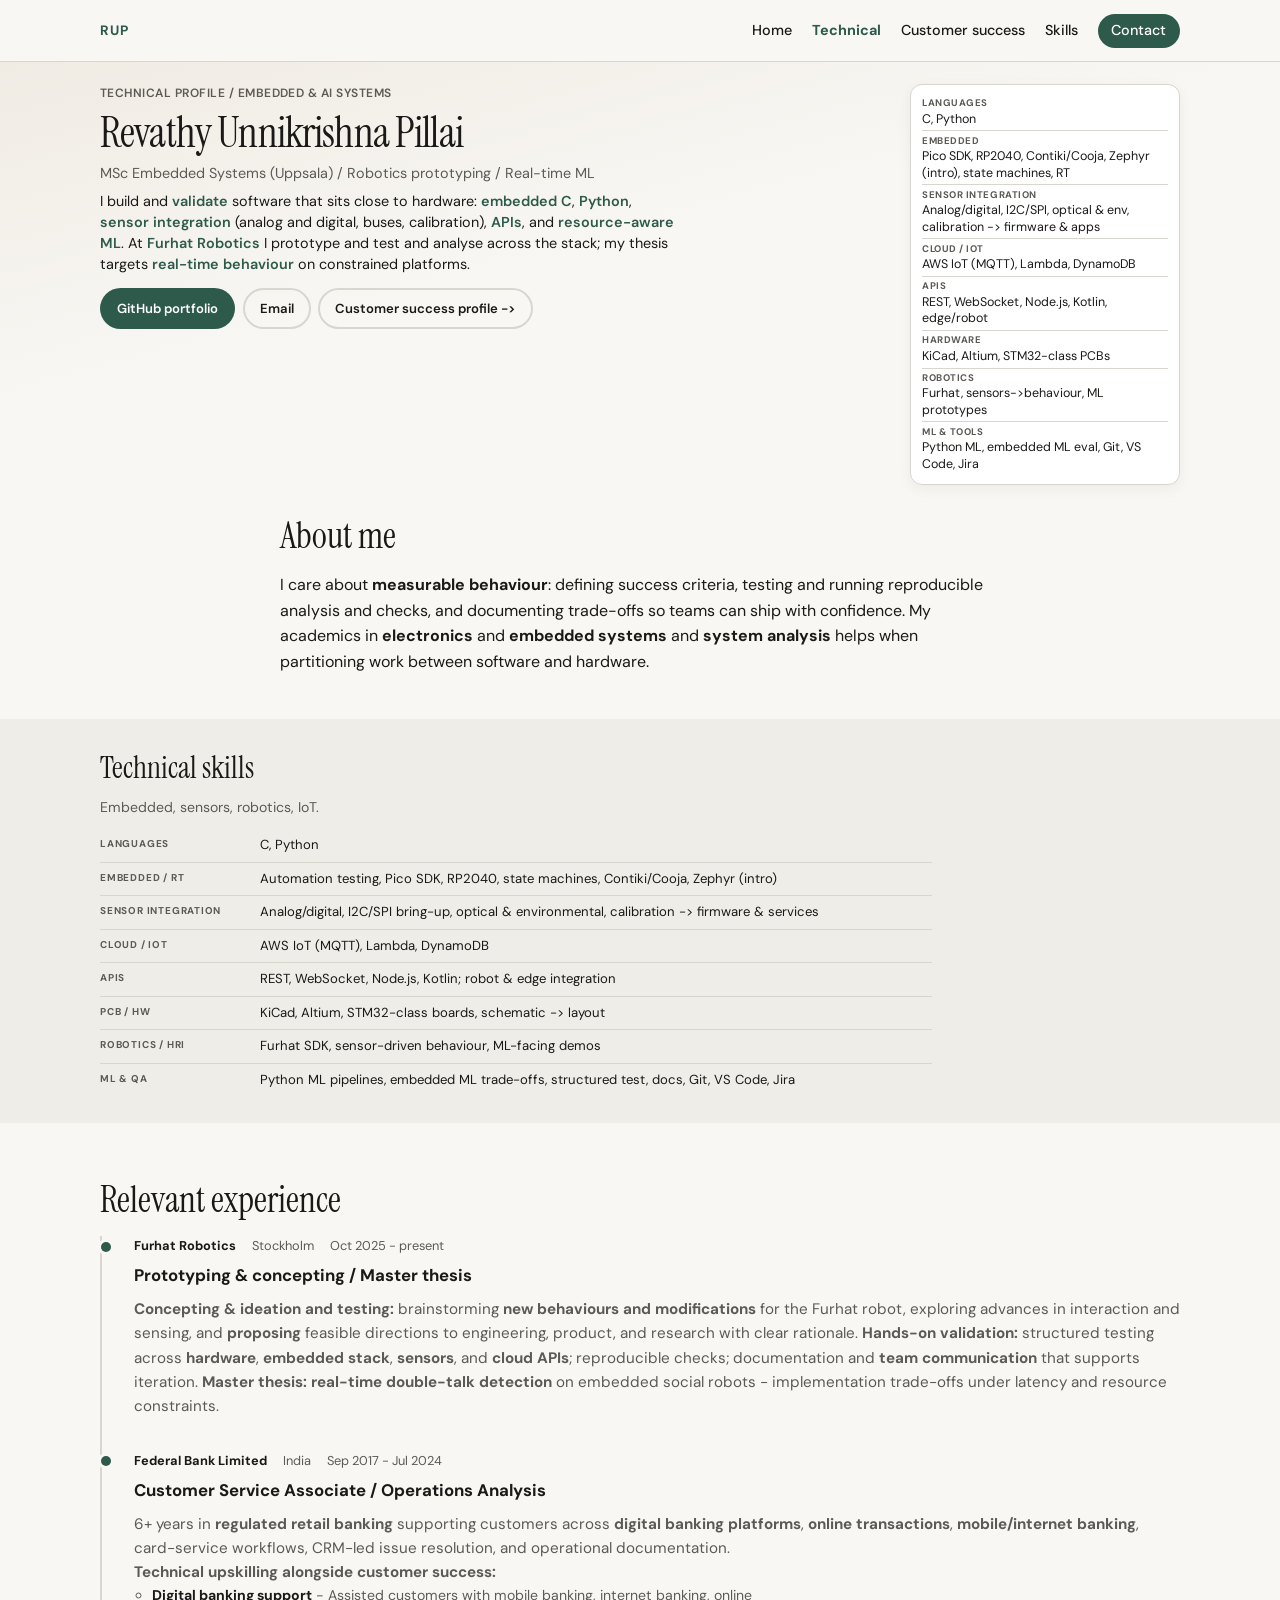
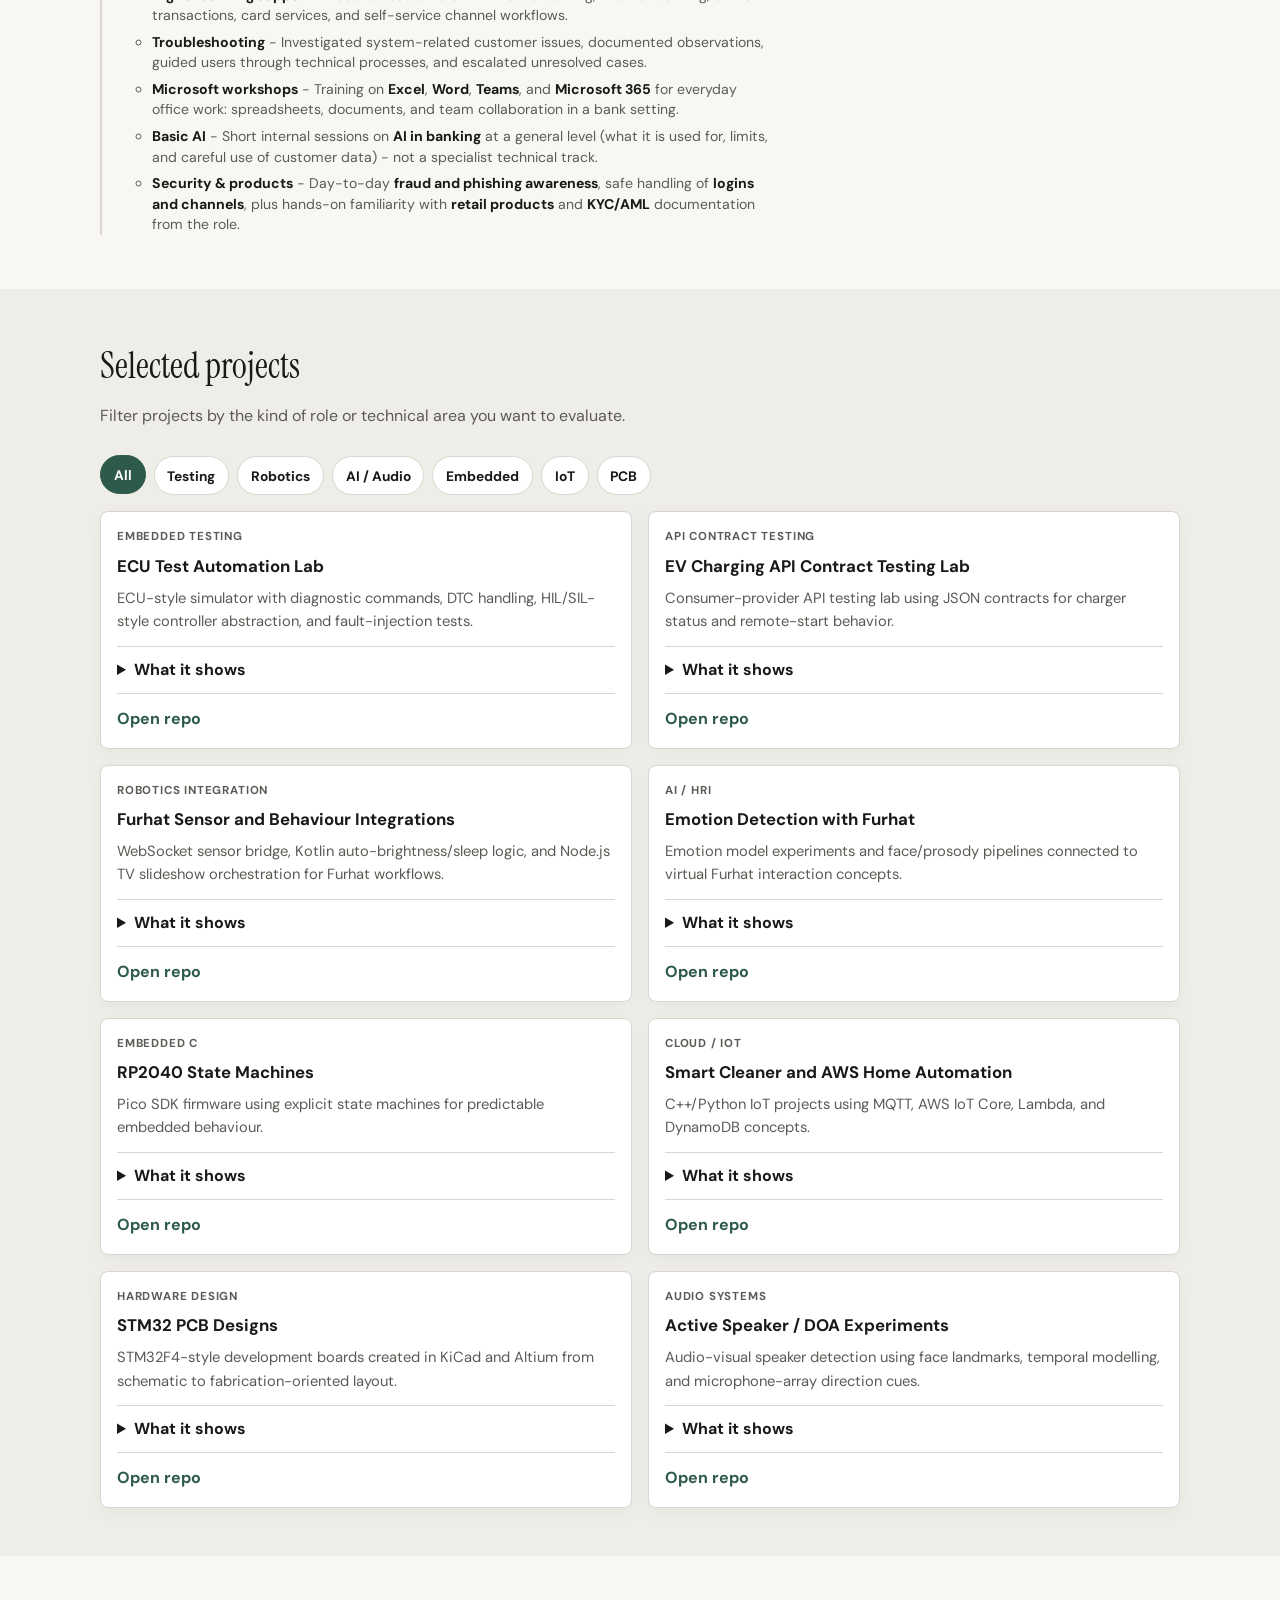
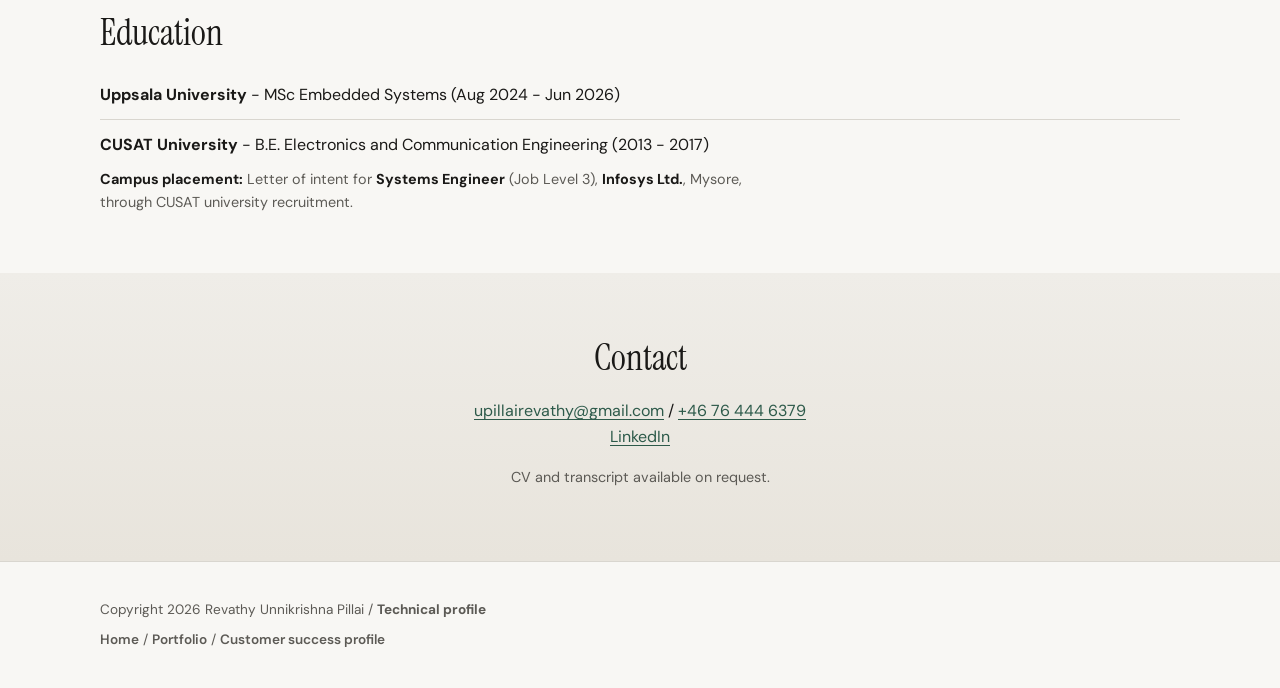
<file: technical.html>
<!DOCTYPE html>
<html lang="en">
<head>
  <meta charset="UTF-8" />
  <meta name="viewport" content="width=device-width, initial-scale=1" />
  <meta name="description" content="Revathy Unnikrishna Pillai - Technical profile: embedded systems, real-time ML, robotics, Python, Uppsala MSc, Furhat Robotics." />
  <title>Technical profile - Revathy Unnikrishna Pillai</title>
  <link rel="stylesheet" href="styles.css" />
  <link rel="preconnect" href="https://fonts.googleapis.com" />
  <link rel="preconnect" href="https://fonts.gstatic.com" crossorigin />
  <link href="https://fonts.googleapis.com/css2?family=DM+Sans:ital,opsz,wght@0,9..40,400;0,9..40,500;0,9..40,600;0,9..40,700;1,9..40,400&family=Instrument+Serif:ital@0;1&display=swap" rel="stylesheet" />
</head>
<body class="page-tech">
  <a class="skip-link" href="#main">Skip to content</a>
  <header class="site-header">
    <div class="wrap header-inner">
      <a href="index.html" class="logo" aria-label="Home">RUP</a>
      <nav class="nav" aria-label="Primary">
        <a href="index.html">Home</a>
        <a href="technical.html" aria-current="page">Technical</a>
        <a href="customer-success.html">Customer success</a>
        <a href="#skills">Skills</a>
        <a href="#contact" class="nav-cta">Contact</a>
      </nav>
      <button type="button" class="menu-toggle" aria-expanded="false" aria-controls="mobile-nav" aria-label="Open menu">
        <span></span><span></span><span></span>
      </button>
    </div>
    <div id="mobile-nav" class="mobile-nav" hidden>
      <a href="index.html">Home</a>
      <a href="technical.html">Technical</a>
      <a href="customer-success.html">Customer success</a>
      <a href="#skills">Skills</a>
      <a href="#contact">Contact</a>
    </div>
  </header>

  <main id="main">
    <section class="hero hero-sub">
      <div class="wrap hero-grid">
        <div class="hero-copy">
          <p class="eyebrow">Technical profile / Embedded &amp; AI systems</p>
          <h1>Revathy Unnikrishna Pillai</h1>
          <p class="tagline">MSc Embedded Systems (Uppsala) / Robotics prototyping / Real-time ML</p>
          <p class="lede">
            I build and <strong>validate</strong> software that sits close to hardware: <strong>embedded C</strong>, <strong>Python</strong>, <strong>sensor integration</strong> (analog and digital, buses, calibration), <strong>APIs</strong>, and <strong>resource-aware ML</strong>.
            At <strong>Furhat Robotics</strong> I prototype and test and analyse across the stack; my thesis targets <strong>real-time behaviour</strong> on constrained platforms.
          </p>
          <div class="hero-actions">
            <a class="btn primary" href="https://github.com/revathyup" target="_blank" rel="noopener noreferrer">GitHub portfolio</a>
            <a class="btn ghost" href="mailto:upillairevathy@gmail.com?subject=Technical%20role%20-%20Revathy">Email</a>
            <a class="btn ghost" href="customer-success.html">Customer success profile -></a>
          </div>
        </div>
        <aside class="hero-card" aria-label="Technical skills overview">
          <ul class="facts facts-compact">
            <li><span class="fact-label">Languages</span> C, Python</li>
            <li><span class="fact-label">Embedded</span> Pico SDK, RP2040, Contiki/Cooja, Zephyr (intro), state machines, RT</li>
            <li><span class="fact-label">Sensor integration</span> Analog/digital, I2C/SPI, optical &amp; env, calibration -> firmware &amp; apps</li>
            <li><span class="fact-label">Cloud / IoT</span> AWS IoT (MQTT), Lambda, DynamoDB</li>
            <li><span class="fact-label">APIs</span> REST, WebSocket, Node.js, Kotlin, edge/robot</li>
            <li><span class="fact-label">Hardware</span> KiCad, Altium, STM32-class PCBs</li>
            <li><span class="fact-label">Robotics</span> Furhat, sensors->behaviour, ML prototypes</li>
            <li><span class="fact-label">ML &amp; tools</span> Python ML, embedded ML eval, Git, VS Code, Jira</li>
          </ul>
        </aside>
      </div>
    </section>

    <section id="about" class="section">
      <div class="wrap narrow">
        <h2 class="section-title">About me</h2>
        <p class="prose">
          I care about <strong>measurable behaviour</strong>: defining success criteria, testing and running reproducible analysis and checks, and documenting trade-offs so teams can ship with confidence.
          My academics in <strong>electronics</strong> and <strong>embedded systems</strong> and <strong>system analysis</strong> helps when partitioning work between software and hardware.
        </p>
      </div>
    </section>

    <section id="skills" class="section section-alt">
      <div class="wrap">
        <h2 class="section-title">Technical skills</h2>
        <p class="section-intro section-intro-tight">Embedded, sensors, robotics, IoT.</p>
        <dl class="skill-dl skill-dl-compact">
          <div class="skill-row">
            <dt>Languages</dt>
            <dd>C, Python</dd>
          </div>
          <div class="skill-row">
            <dt>Embedded / RT</dt>
            <dd>Automation testing, Pico SDK, RP2040, state machines, Contiki/Cooja, Zephyr (intro)</dd>
          </div>
          <div class="skill-row">
            <dt>Sensor integration</dt>
            <dd>Analog/digital, I2C/SPI bring-up, optical &amp; environmental, calibration -> firmware &amp; services</dd>
          </div>
          <div class="skill-row">
            <dt>Cloud / IoT</dt>
            <dd>AWS IoT (MQTT), Lambda, DynamoDB</dd>
          </div>
          <div class="skill-row">
            <dt>APIs</dt>
            <dd>REST, WebSocket, Node.js, Kotlin; robot &amp; edge integration</dd>
          </div>
          <div class="skill-row">
            <dt>PCB / HW</dt>
            <dd>KiCad, Altium, STM32-class boards, schematic -> layout</dd>
          </div>
          <div class="skill-row">
            <dt>Robotics / HRI</dt>
            <dd>Furhat SDK, sensor-driven behaviour, ML-facing demos</dd>
          </div>
          <div class="skill-row">
            <dt>ML &amp; QA</dt>
            <dd>Python ML pipelines, embedded ML trade-offs, structured test, docs, Git, VS Code, Jira</dd>
          </div>
        </dl>
      </div>
    </section>

    <section id="experience" class="section">
      <div class="wrap">
        <h2 class="section-title">Relevant experience</h2>
        <ol class="timeline">
          <li>
            <div class="t-meta">
              <span class="t-org">Furhat Robotics</span>
              <span class="t-loc">Stockholm</span>
              <span class="t-date">Oct 2025 - present</span>
            </div>
            <h3>Prototyping &amp; concepting / Master thesis</h3>
            <p>
              <strong>Concepting &amp; ideation and testing:</strong> brainstorming <strong>new behaviours and modifications</strong> for the Furhat robot, exploring advances in interaction and sensing, and <strong>proposing</strong> feasible directions to engineering, product, and research with clear rationale.
              <strong>Hands-on validation:</strong> structured testing across <strong>hardware</strong>, <strong>embedded stack</strong>, <strong>sensors</strong>, and <strong>cloud APIs</strong>; reproducible checks; documentation and <strong>team communication</strong> that supports iteration.
              <strong>Master thesis:</strong> <strong>real-time double-talk detection</strong> on embedded social robots - implementation trade-offs under latency and resource constraints.
            </p>
          </li>
          <li>
            <div class="t-meta">
              <span class="t-org">Federal Bank Limited</span>
              <span class="t-loc">India</span>
              <span class="t-date">Sep 2017 - Jul 2024</span>
            </div>
            <h3>Customer Service Associate / Operations Analysis</h3>
            <p>
              6+ years in <strong>regulated retail banking</strong> supporting customers across <strong>digital banking platforms</strong>, <strong>online transactions</strong>, <strong>mobile/internet banking</strong>, card-service workflows, CRM-led issue resolution, and operational documentation.
            </p>
            <p class="duty-intro"><strong>Technical upskilling alongside customer success:</strong></p>
            <ul class="duty-list">
              <li><strong>Digital banking support</strong> - Assisted customers with mobile banking, internet banking, online transactions, card services, and self-service channel workflows.</li>
              <li><strong>Troubleshooting</strong> - Investigated system-related customer issues, documented observations, guided users through technical processes, and escalated unresolved cases.</li>
              <li><strong>Microsoft workshops</strong> - Training on <strong>Excel</strong>, <strong>Word</strong>, <strong>Teams</strong>, and <strong>Microsoft 365</strong> for everyday office work: spreadsheets, documents, and team collaboration in a bank setting.</li>
              <li><strong>Basic AI</strong> - Short internal sessions on <strong>AI in banking</strong> at a general level (what it is used for, limits, and careful use of customer data) - not a specialist technical track.</li>
              <li><strong>Security &amp; products</strong> - Day-to-day <strong>fraud and phishing awareness</strong>, safe handling of <strong>logins and channels</strong>, plus hands-on familiarity with <strong>retail products</strong> and <strong>KYC/AML</strong> documentation from the role.</li>
            </ul>
          </li>
        </ol>
      </div>
    </section>
    <section id="projects" class="section section-alt">
      <div class="wrap">
        <h2 class="section-title">Selected projects</h2>
        <p class="section-intro">Filter projects by the kind of role or technical area you want to evaluate.</p>
        <div class="project-filters" role="group" aria-label="Filter projects">
          <button class="filter-button is-active" type="button" data-filter="all" aria-pressed="true">All</button>
          <button class="filter-button" type="button" data-filter="testing" aria-pressed="false">Testing</button>
          <button class="filter-button" type="button" data-filter="robotics" aria-pressed="false">Robotics</button>
          <button class="filter-button" type="button" data-filter="ai" aria-pressed="false">AI / Audio</button>
          <button class="filter-button" type="button" data-filter="embedded" aria-pressed="false">Embedded</button>
          <button class="filter-button" type="button" data-filter="iot" aria-pressed="false">IoT</button>
          <button class="filter-button" type="button" data-filter="pcb" aria-pressed="false">PCB</button>
        </div>
        <div class="project-grid interactive-projects">
          <article class="project-card" data-tags="testing embedded">
            <span class="project-kicker">Embedded testing</span>
            <h3>ECU Test Automation Lab</h3>
            <p>ECU-style simulator with diagnostic commands, DTC handling, HIL/SIL-style controller abstraction, and fault-injection tests.</p>
            <details>
              <summary>What it shows</summary>
              <p>Pytest automation, traceability, fault handling, communication timeout checks, and CI-ready regression testing.</p>
            </details>
            <a href="https://github.com/revathyup/ECU_Test_Automation" target="_blank" rel="noopener noreferrer">Open repo</a>
          </article>
          <article class="project-card" data-tags="testing iot">
            <span class="project-kicker">API contract testing</span>
            <h3>EV Charging API Contract Testing Lab</h3>
            <p>Consumer-provider API testing lab using JSON contracts for charger status and remote-start behavior.</p>
            <details>
              <summary>What it shows</summary>
              <p>Provider verification, consumer expectations, negative testing, enum/type drift detection, and GitHub Actions reporting.</p>
            </details>
            <a href="https://github.com/revathyup/EV_Charging_API_Contract_Testing" target="_blank" rel="noopener noreferrer">Open repo</a>
          </article>
          <article class="project-card" data-tags="robotics embedded iot">
            <span class="project-kicker">Robotics integration</span>
            <h3>Furhat Sensor and Behaviour Integrations</h3>
            <p>WebSocket sensor bridge, Kotlin auto-brightness/sleep logic, and Node.js TV slideshow orchestration for Furhat workflows.</p>
            <details>
              <summary>What it shows</summary>
              <p>Hardware-software integration, sensor-driven behaviour, APIs, debugging, and product-minded prototyping.</p>
            </details>
            <a href="https://github.com/revathyup/furhatrobot_Analogsensor_realtimeapi" target="_blank" rel="noopener noreferrer">Open repo</a>
          </article>
          <article class="project-card" data-tags="ai robotics">
            <span class="project-kicker">AI / HRI</span>
            <h3>Emotion Detection with Furhat</h3>
            <p>Emotion model experiments and face/prosody pipelines connected to virtual Furhat interaction concepts.</p>
            <details>
              <summary>What it shows</summary>
              <p>Python ML workflows, human-robot interaction, data interpretation, and AI-assisted interaction design.</p>
            </details>
            <a href="https://github.com/revathyup/iis_project" target="_blank" rel="noopener noreferrer">Open repo</a>
          </article>
          <article class="project-card" data-tags="embedded">
            <span class="project-kicker">Embedded C</span>
            <h3>RP2040 State Machines</h3>
            <p>Pico SDK firmware using explicit state machines for predictable embedded behaviour.</p>
            <details>
              <summary>What it shows</summary>
              <p>Low-level C, structured logic, hardware-aware design, and maintainable embedded control flow.</p>
            </details>
            <a href="https://github.com/revathyup/state_machines" target="_blank" rel="noopener noreferrer">Open repo</a>
          </article>
          <article class="project-card" data-tags="iot embedded">
            <span class="project-kicker">Cloud / IoT</span>
            <h3>Smart Cleaner and AWS Home Automation</h3>
            <p>C++/Python IoT projects using MQTT, AWS IoT Core, Lambda, and DynamoDB concepts.</p>
            <details>
              <summary>What it shows</summary>
              <p>Device-to-cloud thinking, operational data flows, automation, and practical distributed system awareness.</p>
            </details>
            <a href="https://github.com/revathyup/smart-cleaner" target="_blank" rel="noopener noreferrer">Open repo</a>
          </article>
          <article class="project-card" data-tags="pcb embedded">
            <span class="project-kicker">Hardware design</span>
            <h3>STM32 PCB Designs</h3>
            <p>STM32F4-style development boards created in KiCad and Altium from schematic to fabrication-oriented layout.</p>
            <details>
              <summary>What it shows</summary>
              <p>Electronics fundamentals, PCB workflow, MCU-centric design, and hardware documentation habits.</p>
            </details>
            <a href="https://github.com/revathyup/STM32_PCB-DESIGN-USING-KICAD" target="_blank" rel="noopener noreferrer">Open repo</a>
          </article>
          <article class="project-card" data-tags="ai embedded robotics">
            <span class="project-kicker">Audio systems</span>
            <h3>Active Speaker / DOA Experiments</h3>
            <p>Audio-visual speaker detection using face landmarks, temporal modelling, and microphone-array direction cues.</p>
            <details>
              <summary>What it shows</summary>
              <p>Real-time signals, audio data validation, multi-modal reasoning, and robotics-adjacent AI exploration.</p>
            </details>
            <a href="https://github.com/revathyup/Active_Speaker_Detection2" target="_blank" rel="noopener noreferrer">Open repo</a>
          </article>
        </div>
      </div>
    </section>

    <section id="education" class="section">
      <div class="wrap">
        <h2 class="section-title">Education</h2>
        <ul class="edu-list">
          <li><strong>Uppsala University</strong> - MSc Embedded Systems (Aug 2024 - Jun 2026)</li>
          <li>
            <strong>CUSAT University</strong> - B.E. Electronics and Communication Engineering (2013 - 2017)
            <p class="edu-detail"><strong>Campus placement:</strong> Letter of intent for <strong>Systems Engineer</strong> (Job Level 3), <strong>Infosys Ltd.</strong>, Mysore, through CUSAT university recruitment.</p>
          </li>
        </ul>
      </div>
    </section>

    <section id="contact" class="section section-cta">
      <div class="wrap narrow cta-inner">
        <h2 class="section-title">Contact</h2>
        <p class="prose">
          <a href="mailto:upillairevathy@gmail.com?subject=Technical%20opportunity">upillairevathy@gmail.com</a> /
          <a href="tel:+46764446379">+46 76 444 6379</a><br />
          <a href="https://www.linkedin.com/in/revu01" target="_blank" rel="noopener noreferrer">LinkedIn</a>
        </p>
        <p class="prose small-print">CV and transcript available on request.</p>
      </div>
    </section>
  </main>

  <footer class="site-footer">
    <div class="wrap footer-inner">
      <p>Copyright <span id="y"></span> Revathy Unnikrishna Pillai / <strong>Technical profile</strong></p>
      <p class="footer-links"><a href="index.html">Home</a> / <a href="portfolio.html">Portfolio</a> / <a href="customer-success.html">Customer success profile</a></p>
    </div>
  </footer>
  <script src="interactions.js"></script>
</body>
</html>
</file>
<file: styles.css>
/* Revathy Unnikrishna Pillai — profile site */
:root {
  --bg: #f8f7f4;
  --bg-alt: #efede8;
  --ink: #1a1917;
  --muted: #5c5a55;
  --accent: #2d5a4a;
  --accent-hover: #234638;
  --border: #d9d6cf;
  --card: #fff;
  --shadow: 0 12px 40px rgba(26, 25, 23, 0.08);
  --radius: 12px;
  --font-sans: "DM Sans", system-ui, -apple-system, Segoe UI, sans-serif;
  --font-display: "Instrument Serif", Georgia, serif;
  --max: 1080px;
}

*,
*::before,
*::after {
  box-sizing: border-box;
}

html {
  scroll-behavior: smooth;
}

body {
  margin: 0;
  font-family: var(--font-sans);
  font-size: 1rem;
  line-height: 1.6;
  color: var(--ink);
  background: var(--bg);
}

.skip-link {
  position: absolute;
  left: -9999px;
  top: 0;
  background: var(--accent);
  color: #fff;
  padding: 0.5rem 1rem;
  z-index: 100;
}
.skip-link:focus {
  left: 0.5rem;
  top: 0.5rem;
}

a {
  color: var(--accent);
  text-decoration-thickness: 1px;
  text-underline-offset: 3px;
}
a:hover {
  color: var(--accent-hover);
}

.wrap {
  width: min(100% - 2rem, var(--max));
  margin-inline: auto;
}

.narrow {
  max-width: 720px;
}

/* Header */
.site-header {
  position: sticky;
  top: 0;
  z-index: 50;
  background: rgba(248, 247, 244, 0.92);
  backdrop-filter: blur(8px);
  border-bottom: 1px solid var(--border);
}

.header-inner {
  display: flex;
  align-items: center;
  justify-content: space-between;
  gap: 1rem;
  padding: 0.85rem 0;
}

.logo {
  font-weight: 700;
  font-size: 0.85rem;
  letter-spacing: 0.08em;
  color: var(--accent);
}

.nav {
  display: none;
  gap: 1.25rem;
  align-items: center;
  font-size: 0.9rem;
  font-weight: 500;
}

.nav a {
  color: var(--ink);
  text-decoration: none;
}
.nav a:hover {
  color: var(--accent);
}

.nav-cta {
  padding: 0.35rem 0.85rem;
  border-radius: 999px;
  background: var(--accent);
  color: #fff !important;
}
.nav-cta:hover {
  background: var(--accent-hover);
  color: #fff !important;
}

.menu-toggle {
  display: flex;
  flex-direction: column;
  gap: 5px;
  padding: 0.5rem;
  border: none;
  background: transparent;
  cursor: pointer;
}
.menu-toggle span {
  display: block;
  width: 22px;
  height: 2px;
  background: var(--ink);
}

.mobile-nav {
  display: flex;
  flex-direction: column;
  padding: 0 1rem 1rem;
  border-bottom: 1px solid var(--border);
  background: var(--bg);
}
.mobile-nav a {
  padding: 0.65rem 0;
  font-weight: 500;
  color: var(--ink);
  text-decoration: none;
  border-top: 1px solid var(--border);
}
.mobile-nav[hidden] {
  display: none !important;
}

@media (min-width: 860px) {
  .nav {
    display: flex;
  }
  .menu-toggle {
    display: none;
  }
  .mobile-nav {
    display: none !important;
  }
}

/* Hero */
.hero {
  padding: 3rem 0 3.5rem;
  background: linear-gradient(165deg, #f0ebe3 0%, var(--bg) 45%);
}

.hero-grid {
  display: grid;
  gap: 2rem;
  align-items: start;
}

@media (min-width: 800px) {
  .hero-grid {
    grid-template-columns: 1fr minmax(260px, 320px);
    gap: 3rem;
  }
}

.eyebrow {
  font-size: 0.8rem;
  font-weight: 600;
  letter-spacing: 0.04em;
  text-transform: uppercase;
  color: var(--muted);
  margin: 0 0 0.75rem;
}

.hero h1 {
  font-family: var(--font-display);
  font-size: clamp(2.25rem, 5vw, 3.25rem);
  font-weight: 400;
  line-height: 1.15;
  margin: 0 0 0.75rem;
  letter-spacing: -0.02em;
}

.tagline {
  font-size: 1.05rem;
  color: var(--muted);
  margin: 0 0 1.25rem;
}

.tagline .dot {
  color: var(--border);
}

.lede {
  font-size: 1.05rem;
  max-width: 38rem;
  margin: 0 0 1.5rem;
  color: var(--ink);
}

.lede strong {
  font-weight: 600;
  color: var(--accent);
}

.hero-actions {
  display: flex;
  flex-wrap: wrap;
  gap: 0.65rem;
}

.btn {
  display: inline-flex;
  align-items: center;
  justify-content: center;
  padding: 0.65rem 1.15rem;
  border-radius: 999px;
  font-size: 0.9rem;
  font-weight: 600;
  text-decoration: none;
  border: 2px solid transparent;
  transition: background 0.15s, color 0.15s, border-color 0.15s;
}

.btn.primary {
  background: var(--accent);
  color: #fff;
}
.btn.primary:hover {
  background: var(--accent-hover);
  color: #fff;
}

.btn.ghost {
  background: transparent;
  color: var(--ink);
  border-color: var(--border);
}
.btn.ghost:hover {
  border-color: var(--accent);
  color: var(--accent);
}

.hero-card {
  background: var(--card);
  border-radius: var(--radius);
  box-shadow: var(--shadow);
  border: 1px solid var(--border);
  padding: 1.25rem 1.35rem;
}

.facts {
  list-style: none;
  margin: 0;
  padding: 0;
  font-size: 0.9rem;
}

.facts li {
  padding: 0.55rem 0;
  border-bottom: 1px solid var(--border);
}
.facts li:last-child {
  border-bottom: none;
}

.fact-label {
  display: block;
  font-size: 0.72rem;
  font-weight: 700;
  letter-spacing: 0.06em;
  text-transform: uppercase;
  color: var(--muted);
  margin-bottom: 0.15rem;
}

.facts a {
  font-weight: 600;
}

/* Tighter hero + sidebar (technical / customer profile pages) */
.hero-sub {
  padding: 1.35rem 0 0.85rem;
}

.hero-sub .hero-grid {
  gap: 1rem;
}

@media (min-width: 800px) {
  .hero-sub .hero-grid {
    grid-template-columns: 1fr minmax(210px, 270px);
    gap: 1.35rem;
    align-items: start;
  }
}

.hero-sub .eyebrow {
  margin-bottom: 0.35rem;
  font-size: 0.75rem;
}

.hero-sub h1 {
  margin-bottom: 0.35rem;
  font-size: clamp(1.85rem, 4vw, 2.65rem);
}

.hero-sub .tagline {
  margin-bottom: 0.5rem;
  font-size: 0.9rem;
  line-height: 1.4;
}

.hero-sub .lede {
  margin-bottom: 0.85rem;
  font-size: 0.9rem;
  line-height: 1.45;
  max-width: 36rem;
}

.hero-sub .hero-actions {
  gap: 0.45rem;
}

.hero-sub .btn {
  padding: 0.5rem 0.95rem;
  font-size: 0.82rem;
}

.hero-sub .hero-card {
  padding: 0.55rem 0.7rem;
  box-shadow: 0 4px 14px rgba(26, 25, 23, 0.05);
}

.hero-sub .facts {
  font-size: 0.78rem;
  line-height: 1.3;
}

.hero-sub .facts li {
  padding: 0.28rem 0;
}

.hero-sub .fact-label {
  font-size: 0.6rem;
  letter-spacing: 0.055em;
  margin-bottom: 0.06rem;
}

/* Even denser skill list in sidebar */
.facts-compact li {
  padding: 0.22rem 0 !important;
}

.section-intro-tight {
  margin-bottom: 0.65rem !important;
  font-size: 0.88rem;
}

/* Sections */
.section {
  padding: 3rem 0;
}

.section-alt {
  background: var(--bg-alt);
}

.section-title {
  font-family: var(--font-display);
  font-size: clamp(1.75rem, 3vw, 2.25rem);
  font-weight: 400;
  margin: 0 0 0.5rem;
}

.section-intro {
  color: var(--muted);
  margin: 0 0 1.75rem;
  max-width: 40rem;
}

.prose {
  margin: 0 0 1rem;
  color: var(--ink);
}

/* Tracks */
.tracks {
  display: grid;
  gap: 1.25rem;
}

@media (min-width: 720px) {
  .tracks {
    grid-template-columns: 1fr 1fr;
  }
}

.track-card {
  background: var(--card);
  border: 1px solid var(--border);
  border-radius: var(--radius);
  padding: 1.5rem;
  box-shadow: 0 4px 20px rgba(26, 25, 23, 0.04);
}

.track-card h3 {
  margin: 0 0 0.75rem;
  font-size: 1.1rem;
  font-weight: 700;
}

.track-card p {
  margin: 0 0 1rem;
  font-size: 0.95rem;
  color: var(--muted);
}

.track-card ul {
  margin: 0;
  padding-left: 1.15rem;
  font-size: 0.9rem;
  color: var(--ink);
}

.track-card li {
  margin-bottom: 0.35rem;
}

/* Timeline */
.timeline {
  list-style: none;
  margin: 0;
  padding: 0;
  border-left: 2px solid var(--border);
}

.timeline > li {
  position: relative;
  padding: 0 0 2rem 1.5rem;
  margin-left: 0.5rem;
}

.timeline > li::before {
  content: "";
  position: absolute;
  left: -0.55rem;
  top: 0.35rem;
  width: 10px;
  height: 10px;
  border-radius: 50%;
  background: var(--accent);
  box-shadow: 0 0 0 3px var(--bg);
}

.section-alt .timeline > li::before {
  box-shadow: 0 0 0 3px var(--bg-alt);
}

.timeline > li:last-child {
  padding-bottom: 0;
}

.t-meta {
  display: flex;
  flex-wrap: wrap;
  gap: 0.35rem 1rem;
  font-size: 0.8rem;
  color: var(--muted);
  margin-bottom: 0.35rem;
}

.t-org {
  font-weight: 700;
  color: var(--ink);
}

.timeline h3 {
  margin: 0 0 0.5rem;
  font-size: 1.05rem;
}

.timeline p {
  margin: 0;
  font-size: 0.95rem;
  color: var(--muted);
}

/* Projects */
.project-list {
  margin: 0 0 1.5rem;
  padding-left: 1.15rem;
  max-width: 42rem;
}

.project-list li {
  margin-bottom: 0.65rem;
}

.project-cta {
  margin: 0;
}

/* Education */
.edu-list {
  list-style: none;
  margin: 0;
  padding: 0;
  font-size: 1rem;
}

.edu-list li {
  padding: 0.75rem 0;
  border-bottom: 1px solid var(--border);
}
.edu-list li:last-child {
  border-bottom: none;
}

.edu-detail {
  margin: 0.65rem 0 0;
  font-size: 0.9rem;
  line-height: 1.55;
  color: var(--muted);
  max-width: 42rem;
}

.edu-detail strong {
  color: var(--ink);
}

/* CTA section */
.section-cta {
  background: linear-gradient(180deg, var(--bg-alt) 0%, #e8e4dc 100%);
  padding: 3.5rem 0;
}

.cta-inner {
  text-align: center;
}

.cta-inner .section-title {
  margin-bottom: 0.75rem;
}

.cta-inner .prose {
  margin-left: auto;
  margin-right: auto;
}

.cta-inner .hero-actions {
  justify-content: center;
  margin-top: 1.25rem;
}

/* Footer */
.site-footer {
  padding: 2rem 0;
  border-top: 1px solid var(--border);
  background: var(--bg);
  font-size: 0.85rem;
  color: var(--muted);
}

.footer-inner p {
  margin: 0.35rem 0;
}

.footer-note code {
  font-size: 0.8em;
  background: var(--bg-alt);
  padding: 0.1rem 0.35rem;
  border-radius: 4px;
}

.footer-links {
  margin-top: 0.5rem !important;
}
.footer-links a {
  color: var(--muted);
  text-decoration: none;
  font-weight: 600;
}
.footer-links a:hover {
  color: var(--accent);
}

/* Logo as home link */
a.logo {
  text-decoration: none;
  color: var(--accent);
}
a.logo:hover {
  color: var(--accent-hover);
}

.nav a[aria-current="page"] {
  color: var(--accent);
  font-weight: 700;
}

/* Page accent themes */
body.page-tech {
  --accent: #2d5a4a;
  --accent-hover: #234638;
}

body.page-cs {
  --accent: #3d4f8c;
  --accent-hover: #2f3d6b;
}

body.page-home {
  --accent: #2d5a4a;
  --accent-hover: #234638;
}

/* Landing (index) */
.hero-landing {
  padding-bottom: 2rem;
}

.narrow-lede {
  max-width: 40rem;
}

.landing-actions {
  margin-top: 2rem;
}

.chooser-grid {
  display: grid;
  gap: 1.25rem;
  margin-top: 2rem;
  max-width: 900px;
}

@media (min-width: 720px) {
  .chooser-grid {
    grid-template-columns: 1fr 1fr;
  }
}

.chooser-card {
  display: block;
  text-decoration: none;
  color: inherit;
  background: var(--card);
  border: 2px solid var(--border);
  border-radius: var(--radius);
  padding: 1.5rem 1.65rem;
  box-shadow: 0 4px 24px rgba(26, 25, 23, 0.06);
  transition: border-color 0.2s, box-shadow 0.2s, transform 0.15s;
}

.chooser-card:hover {
  border-color: var(--accent);
  box-shadow: var(--shadow);
  transform: translateY(-2px);
}

.chooser-card .chooser-label {
  display: block;
  font-size: 0.72rem;
  font-weight: 700;
  letter-spacing: 0.07em;
  text-transform: uppercase;
  color: var(--muted);
  margin-bottom: 0.5rem;
}

.chooser-title {
  font-family: var(--font-display);
  font-size: 1.65rem;
  font-weight: 400;
  margin: 0 0 0.65rem;
  color: var(--ink);
}

.chooser-card p {
  margin: 0 0 1rem;
  font-size: 0.95rem;
  color: var(--muted);
  line-height: 1.55;
}

.chooser-cta {
  font-weight: 700;
  font-size: 0.9rem;
  color: var(--accent);
}

.chooser-card:hover .chooser-cta {
  color: var(--accent-hover);
}

.chooser-tech:hover {
  border-color: #2d5a4a;
}

.chooser-cs:hover {
  border-color: #3d4f8c;
}

.small-print {
  font-size: 0.9rem;
  color: var(--muted);
}

.strengths-list {
  max-width: 48rem;
}

/* Technical skills table (definition list) */
.skill-dl {
  margin: 0;
  max-width: 52rem;
}

.skill-row {
  display: grid;
  gap: 0.35rem 1.5rem;
  padding: 1rem 0;
  border-bottom: 1px solid var(--border);
}

@media (min-width: 640px) {
  .skill-row {
    grid-template-columns: 11rem 1fr;
    align-items: start;
  }
}

.skill-row:first-child {
  padding-top: 0;
}

.skill-row:last-child {
  border-bottom: none;
  padding-bottom: 0;
}

.skill-dl dt {
  margin: 0;
  font-size: 0.72rem;
  font-weight: 700;
  letter-spacing: 0.08em;
  text-transform: uppercase;
  color: var(--muted);
}

.skill-dl dd {
  margin: 0;
  font-size: 1rem;
  line-height: 1.55;
  color: var(--ink);
}

/* Compact technical skills block + tighter dl rows */
.skill-dl.skill-dl-compact .skill-row {
  padding: 0.45rem 0;
  gap: 0.2rem 1rem;
}

@media (min-width: 640px) {
  .skill-dl.skill-dl-compact .skill-row {
    grid-template-columns: 9rem 1fr;
  }
}

.skill-dl.skill-dl-compact dt {
  font-size: 0.62rem;
}

.skill-dl.skill-dl-compact dd {
  font-size: 0.82rem;
  line-height: 1.38;
}

.page-tech #skills.section {
  padding: 1.65rem 0;
}

.page-tech #skills .section-title {
  margin-bottom: 0.25rem;
  font-size: clamp(1.45rem, 2.5vw, 1.85rem);
}

/* Pull first content section up under hero (less white gap) */
.page-tech main > section#about.section,
.page-cs main > section#about.section {
  padding-top: 0.5rem;
  padding-bottom: 1.75rem;
}

/* Customer success — duty list under timeline */
.duty-intro {
  margin: 0.65rem 0 0.35rem;
  font-size: 0.9rem;
  color: var(--ink);
}

ul.duty-list {
  margin: 0 0 0.25rem;
  padding-left: 1.15rem;
  font-size: 0.88rem;
  line-height: 1.45;
  color: var(--muted);
  max-width: 40rem;
}

ul.duty-list li {
  margin-bottom: 0.4rem;
}

ul.duty-list li strong {
  color: var(--ink);
}

/* Interactive additions */
.persona-panel {
  max-width: 760px;
  background: var(--card);
  border: 1px solid var(--border);
  border-radius: 8px;
  padding: 1rem;
  box-shadow: 0 6px 20px rgba(26, 25, 23, 0.05);
}

.persona-buttons,
.project-filters {
  display: flex;
  flex-wrap: wrap;
  gap: 0.5rem;
  margin-bottom: 1rem;
}

.persona-button,
.filter-button {
  border: 1px solid var(--border);
  background: #fff;
  color: var(--ink);
  border-radius: 999px;
  padding: 0.48rem 0.8rem;
  font: inherit;
  font-size: 0.86rem;
  font-weight: 700;
  cursor: pointer;
  transition: background 0.15s, color 0.15s, border-color 0.15s, transform 0.15s;
}

.persona-button:hover,
.filter-button:hover,
.persona-button.is-active,
.filter-button.is-active {
  background: var(--accent);
  border-color: var(--accent);
  color: #fff;
  transform: translateY(-1px);
}

.persona-output {
  display: grid;
  gap: 0.35rem;
  margin: 0;
  color: var(--muted);
}

.persona-output strong {
  color: var(--ink);
  font-size: 1.05rem;
}

.project-grid {
  display: grid;
  gap: 1rem;
}

@media (min-width: 760px) {
  .project-grid {
    grid-template-columns: repeat(2, minmax(0, 1fr));
  }
}

.project-card {
  background: var(--card);
  border: 1px solid var(--border);
  border-radius: 8px;
  padding: 1rem;
  box-shadow: 0 4px 18px rgba(26, 25, 23, 0.04);
}

.project-card[hidden] {
  display: none;
}

.project-kicker {
  display: block;
  margin-bottom: 0.35rem;
  color: var(--muted);
  font-size: 0.72rem;
  font-weight: 700;
  letter-spacing: 0.07em;
  text-transform: uppercase;
}

.project-card h3 {
  margin: 0 0 0.45rem;
  font-size: 1.05rem;
}

.project-card p {
  margin: 0 0 0.75rem;
  color: var(--muted);
  font-size: 0.92rem;
}

.project-card details {
  margin: 0.75rem 0;
  border-top: 1px solid var(--border);
  border-bottom: 1px solid var(--border);
  padding: 0.65rem 0;
}

.project-card summary {
  cursor: pointer;
  font-weight: 700;
  color: var(--ink);
}

.project-card a {
  font-weight: 700;
  text-decoration: none;
}

/* App-style homepage refresh */
.app-home {
  --bg: #f6f8f7;
  --bg-alt: #e9f0ed;
  --ink: #17201d;
  --muted: #53625d;
  --accent: #0f6b57;
  --accent-hover: #0a4e40;
  --border: #cdd9d4;
  --card: #ffffff;
  --shadow: 0 16px 44px rgba(18, 39, 33, 0.1);
}

.app-header .nav {
  gap: 1rem;
}

.app-hero {
  padding: 2.6rem 0 2rem;
  background: linear-gradient(120deg, rgba(15, 107, 87, 0.08), rgba(39, 92, 135, 0.08)), var(--bg);
  border-bottom: 1px solid var(--border);
}

.app-hero-grid {
  display: grid;
  gap: 1.25rem;
  align-items: stretch;
}

@media (min-width: 860px) {
  .app-hero-grid {
    grid-template-columns: minmax(0, 1.55fr) minmax(280px, 0.72fr);
  }
}

.app-hero-main,
.app-status-panel,
.metric-card,
.chart-panel,
.project-table-wrap,
.flow-grid > div {
  border: 1px solid var(--border);
  background: rgba(255, 255, 255, 0.88);
  border-radius: 8px;
  box-shadow: var(--shadow);
}

.app-hero-main {
  padding: clamp(1.35rem, 3vw, 2.2rem);
}

.app-hero-main h1 {
  font-family: var(--font-display);
  font-size: clamp(2.45rem, 6vw, 4.4rem);
  line-height: 1.02;
  font-weight: 400;
  margin: 0 0 0.65rem;
}

.app-status-panel {
  display: grid;
  gap: 0.85rem;
  padding: 1.1rem;
}

.status-row {
  display: grid;
  gap: 0.18rem;
  padding-bottom: 0.75rem;
  border-bottom: 1px solid var(--border);
}

.status-row span,
.metric-card span,
.flow-grid span {
  color: var(--muted);
  font-size: 0.72rem;
  font-weight: 700;
  letter-spacing: 0.07em;
  text-transform: uppercase;
}

.status-row strong {
  color: var(--ink);
  font-size: 0.96rem;
}

.copy-button {
  align-self: end;
  border: 0;
  border-radius: 8px;
  background: #203b35;
  color: #fff;
  cursor: pointer;
  font: inherit;
  font-weight: 700;
  padding: 0.75rem 0.9rem;
}

.dashboard-strip {
  padding: 1.2rem 0;
  background: #fff;
}

.metric-grid {
  display: grid;
  gap: 0.8rem;
}

@media (min-width: 760px) {
  .metric-grid {
    grid-template-columns: repeat(4, minmax(0, 1fr));
  }
}

.metric-card {
  padding: 1rem;
  box-shadow: none;
}

.metric-card strong {
  display: block;
  margin: 0.25rem 0;
  font-size: 1.45rem;
  color: var(--accent);
}

.metric-card p {
  margin: 0;
  color: var(--muted);
  font-size: 0.86rem;
  line-height: 1.4;
}

.app-lab {
  background: var(--bg-alt);
}

.lab-grid {
  display: grid;
  gap: 1.2rem;
  align-items: start;
}

@media (min-width: 860px) {
  .lab-grid {
    grid-template-columns: minmax(0, 1fr) minmax(320px, 0.82fr);
  }
}

.app-lab .persona-panel {
  max-width: none;
}

.chart-panel {
  padding: 1rem;
}

.bar-chart {
  display: grid;
  gap: 0.85rem;
}

.bar-row {
  display: grid;
  grid-template-columns: minmax(8rem, 1fr) minmax(8rem, 1.4fr) 2rem;
  align-items: center;
  gap: 0.75rem;
  font-size: 0.88rem;
}

.bar-row i {
  display: block;
  height: 0.7rem;
  border-radius: 999px;
  background: linear-gradient(90deg, #0f6b57 var(--value), #d9e3df var(--value));
}

.bar-row b {
  font-size: 0.82rem;
  color: var(--muted);
}

.project-map-section {
  background: #fafdff;
}

.project-table-wrap {
  overflow-x: auto;
  box-shadow: none;
}

.project-table {
  width: 100%;
  min-width: 760px;
  border-collapse: collapse;
  font-size: 0.92rem;
}

.project-table th,
.project-table td {
  padding: 0.9rem;
  border-bottom: 1px solid var(--border);
  text-align: left;
  vertical-align: top;
}

.project-table th {
  color: var(--muted);
  font-size: 0.72rem;
  letter-spacing: 0.07em;
  text-transform: uppercase;
  background: #eef5f2;
}

.project-table tr:last-child td {
  border-bottom: 0;
}

.career-flow {
  background: var(--bg);
}

.flow-grid {
  display: grid;
  gap: 0.8rem;
}

@media (min-width: 860px) {
  .flow-grid {
    grid-template-columns: repeat(4, minmax(0, 1fr));
  }
}

.flow-grid > div {
  padding: 1rem;
  box-shadow: none;
}

.flow-grid strong {
  display: block;
  margin: 0.25rem 0;
  color: var(--ink);
}

.flow-grid p {
  margin: 0;
  color: var(--muted);
  font-size: 0.88rem;
}

@media (max-width: 640px) {
  .bar-row {
    grid-template-columns: 1fr;
    gap: 0.35rem;
  }
  .bar-row b {
    display: none;
  }
}

/* Dedicated portfolio page */
.page-portfolio {
  --accent: #155f56;
  --accent-hover: #0d443d;
  --bg: #f7faf9;
  --bg-alt: #eaf2ef;
  --border: #cad9d4;
}

.portfolio-hero {
  padding: 2.8rem 0;
  background: linear-gradient(135deg, rgba(21, 95, 86, 0.1), rgba(56, 99, 138, 0.1)), var(--bg);
  border-bottom: 1px solid var(--border);
}

.portfolio-hero-grid,
.verification-grid {
  display: grid;
  gap: 1.25rem;
  align-items: stretch;
}

@media (min-width: 880px) {
  .portfolio-hero-grid,
  .verification-grid {
    grid-template-columns: minmax(0, 1.2fr) minmax(310px, 0.8fr);
  }
}

.portfolio-copy,
.test-console,
.coverage-card {
  background: rgba(255, 255, 255, 0.9);
  border: 1px solid var(--border);
  border-radius: 8px;
  padding: clamp(1.1rem, 3vw, 1.7rem);
  box-shadow: var(--shadow);
}

.portfolio-copy h1 {
  font-family: var(--font-display);
  font-size: clamp(2.1rem, 5vw, 3.7rem);
  line-height: 1.04;
  font-weight: 400;
  margin: 0 0 0.85rem;
  max-width: 14ch;
}

.button-like {
  cursor: pointer;
  font: inherit;
}

.test-console {
  display: grid;
  gap: 1rem;
  background: #102721;
  color: #effaf6;
  border-color: #254940;
}

.console-head {
  display: flex;
  align-items: center;
  gap: 0.45rem;
  color: #b7d6cc;
  font-size: 0.85rem;
}

.console-head span {
  width: 0.62rem;
  height: 0.62rem;
  border-radius: 50%;
  background: #64d2a3;
}

.console-head span:nth-child(2) { background: #e4c466; }
.console-head span:nth-child(3) { background: #ef786e; }
.console-head strong { margin-left: 0.35rem; }

.console-grid {
  display: grid;
  grid-template-columns: repeat(2, minmax(0, 1fr));
  gap: 0.65rem;
}

.console-grid div {
  border: 1px solid rgba(255, 255, 255, 0.16);
  border-radius: 8px;
  padding: 0.8rem;
}

.console-grid b,
.console-grid small {
  display: block;
}

.console-grid small {
  color: #9fbeb4;
  margin-top: 0.25rem;
}

.signal-lines {
  display: flex;
  align-items: end;
  gap: 0.5rem;
  min-height: 110px;
  padding: 0.9rem;
  border-radius: 8px;
  background: rgba(255, 255, 255, 0.06);
}

.signal-lines i {
  flex: 1;
  height: var(--h);
  min-height: 22px;
  border-radius: 999px 999px 0 0;
  background: linear-gradient(180deg, #78e0b6, #2d7868);
}

.portfolio-dashboard {
  padding: 1.3rem 0;
  background: #fff;
}

.portfolio-kpi-grid {
  display: grid;
  gap: 0.8rem;
}

@media (min-width: 760px) {
  .portfolio-kpi-grid {
    grid-template-columns: repeat(3, minmax(0, 1fr));
  }
}

.portfolio-kpi {
  border: 1px solid var(--border);
  border-radius: 8px;
  padding: 1rem;
  background: var(--card);
}

.portfolio-kpi span,
.project-body dt {
  color: var(--muted);
  font-size: 0.72rem;
  font-weight: 700;
  letter-spacing: 0.07em;
  text-transform: uppercase;
}

.portfolio-kpi strong {
  display: block;
  margin: 0.25rem 0;
  font-size: 1.4rem;
  color: var(--accent);
}

.portfolio-kpi p {
  margin: 0;
  color: var(--muted);
  font-size: 0.9rem;
}

.portfolio-card-grid {
  display: grid;
  gap: 1rem;
}

@media (min-width: 900px) {
  .portfolio-card-grid {
    grid-template-columns: repeat(2, minmax(0, 1fr));
  }
}

.portfolio-project {
  display: grid;
  grid-template-columns: 130px minmax(0, 1fr);
  gap: 1rem;
  border: 1px solid var(--border);
  border-radius: 8px;
  padding: 1rem;
  background: #fff;
  box-shadow: 0 6px 22px rgba(18, 39, 33, 0.06);
}

.portfolio-project[hidden] {
  display: none;
}

@media (max-width: 640px) {
  .portfolio-project {
    grid-template-columns: 1fr;
  }
}

.project-visual {
  min-height: 130px;
  border-radius: 8px;
  border: 1px solid var(--border);
  background: #eef5f2;
  position: relative;
  overflow: hidden;
}

.robot-visual::before {
  content: "";
  position: absolute;
  inset: 24px 30px 34px;
  border-radius: 50% 50% 42% 42%;
  border: 3px solid #155f56;
  background: #fff;
}
.robot-visual span:nth-child(1),
.robot-visual span:nth-child(2) {
  position: absolute;
  top: 54px;
  width: 10px;
  height: 10px;
  border-radius: 50%;
  background: #155f56;
  z-index: 1;
}
.robot-visual span:nth-child(1) { left: 52px; }
.robot-visual span:nth-child(2) { right: 52px; }
.robot-visual span:nth-child(3) {
  position: absolute;
  left: 43px;
  right: 43px;
  bottom: 42px;
  height: 3px;
  border-radius: 999px;
  background: #155f56;
  z-index: 1;
}

.audio-visual,
.cloud-visual,
.ops-visual,
.state-visual,
.pcb-visual {
  display: flex;
  align-items: center;
  justify-content: center;
  gap: 0.5rem;
  padding: 0.8rem;
}

.audio-visual span {
  width: 14px;
  height: 38%;
  border-radius: 999px;
  background: #155f56;
}
.audio-visual span:nth-child(2) { height: 66%; }
.audio-visual span:nth-child(3) { height: 48%; }
.audio-visual span:nth-child(4) { height: 78%; }

.state-visual,
.cloud-visual,
.ops-visual {
  flex-wrap: wrap;
}

.state-visual span,
.cloud-visual span,
.ops-visual span {
  border: 1px solid #a8c4bb;
  border-radius: 8px;
  padding: 0.45rem 0.55rem;
  background: #fff;
  color: #155f56;
  font-weight: 700;
  font-size: 0.78rem;
}

.pcb-visual {
  background:
    linear-gradient(90deg, rgba(21, 95, 86, 0.12) 1px, transparent 1px),
    linear-gradient(0deg, rgba(21, 95, 86, 0.12) 1px, transparent 1px),
    #eef5f2;
  background-size: 18px 18px;
}

.pcb-visual span {
  width: 22px;
  height: 22px;
  border-radius: 5px;
  background: #155f56;
  box-shadow: 0 0 0 5px rgba(21, 95, 86, 0.12);
}

.project-body h3 {
  margin: 0 0 0.4rem;
  font-size: 1.08rem;
}

.project-body p {
  margin: 0 0 0.75rem;
  color: var(--muted);
  font-size: 0.92rem;
}

.project-body dl {
  display: grid;
  gap: 0.45rem;
  margin: 0 0 0.8rem;
}

.project-body dt,
.project-body dd {
  margin: 0;
}

.project-body dd {
  color: var(--ink);
  font-size: 0.88rem;
}

.verification-section {
  background: #fafdff;
}

.test-steps {
  list-style: none;
  padding: 0;
  margin: 0;
  display: grid;
  gap: 0.75rem;
}

.test-steps li {
  display: grid;
  gap: 0.15rem;
  border-left: 4px solid var(--accent);
  padding: 0.65rem 0.85rem;
  background: #fff;
  border-radius: 0 8px 8px 0;
}

.test-steps span {
  color: var(--muted);
}

.coverage-card h3 {
  margin: 0 0 1rem;
}

.radial-wrap {
  display: grid;
  justify-items: center;
  gap: 0.75rem;
  text-align: center;
}

.radial {
  width: 150px;
  aspect-ratio: 1;
  border-radius: 50%;
  display: grid;
  place-items: center;
  background: conic-gradient(var(--accent) calc(var(--p) * 1%), #d9e3df 0);
  position: relative;
}

.radial::before {
  content: "";
  position: absolute;
  inset: 14px;
  border-radius: 50%;
  background: #fff;
}

.radial span {
  position: relative;
  font-weight: 700;
  font-size: 1.4rem;
  color: var(--accent);
}

.mini-bars {
  display: grid;
  gap: 0.65rem;
  margin-top: 1rem;
}

.mini-bars div {
  display: grid;
  gap: 0.25rem;
}

.mini-bars span {
  font-size: 0.8rem;
  color: var(--muted);
  font-weight: 700;
}

.mini-bars i {
  display: block;
  height: 0.55rem;
  border-radius: 999px;
  background: linear-gradient(90deg, var(--accent) var(--value), #d9e3df var(--value));
}

/* Pixel embedded redesign */
.pixel-site {
  --bg: #eef2e6;
  --bg-alt: #dce8d4;
  --ink: #162019;
  --muted: #516154;
  --accent: #1f7a4d;
  --accent-hover: #145a39;
  --border: #1b2a20;
  --card: #fbfff3;
  --shadow: 8px 8px 0 #1b2a20;
  --radius: 0;
  --font-display: "Pixelify Sans", "IBM Plex Mono", monospace;
  --font-sans: "IBM Plex Mono", "DM Sans", system-ui, sans-serif;
  background:
    linear-gradient(90deg, rgba(27, 42, 32, 0.08) 1px, transparent 1px),
    linear-gradient(0deg, rgba(27, 42, 32, 0.08) 1px, transparent 1px),
    var(--bg);
  background-size: 18px 18px;
}

.pixel-site button,
.pixel-site input {
  letter-spacing: 0;
}

.pixel-site .site-header,
.pixel-header {
  background: rgba(238, 242, 230, 0.96);
  border-bottom: 3px solid var(--border);
  backdrop-filter: none;
}

.pixel-logo {
  display: inline-grid;
  place-items: center;
  min-width: 3rem;
  min-height: 2rem;
  padding: 0.25rem 0.45rem;
  background: #fbfff3;
  border: 3px solid var(--border);
  box-shadow: 4px 4px 0 var(--border);
  color: var(--ink);
  font-family: var(--font-display);
  font-size: 1.05rem;
}

.pixel-site .nav a {
  font-family: var(--font-sans);
  font-size: 0.78rem;
}

.pixel-site .nav-cta,
.pixel-site .btn,
.pixel-site .copy-button,
.pixel-site .persona-button,
.pixel-site .filter-button {
  border-radius: 0;
  border: 3px solid var(--border);
  box-shadow: 4px 4px 0 var(--border);
  text-transform: uppercase;
  letter-spacing: 0;
}

.pixel-site .btn.primary,
.pixel-site .nav-cta,
.pixel-site .persona-button.is-active,
.pixel-site .filter-button.is-active {
  background: #2bc36f;
  color: #102016 !important;
}

.pixel-site .btn.ghost,
.pixel-site .persona-button,
.pixel-site .filter-button {
  background: #fbfff3;
  color: var(--ink);
}

.pixel-site .btn:hover,
.pixel-site .persona-button:hover,
.pixel-site .filter-button:hover,
.bus-grid a:hover {
  transform: translate(2px, 2px);
  box-shadow: 2px 2px 0 var(--border);
}

.pixel-hero {
  padding: clamp(2rem, 5vw, 4.2rem) 0;
  border-bottom: 3px solid var(--border);
  background:
    linear-gradient(135deg, rgba(43, 195, 111, 0.2), rgba(255, 204, 65, 0.16)),
    linear-gradient(90deg, rgba(27, 42, 32, 0.1) 1px, transparent 1px),
    linear-gradient(0deg, rgba(27, 42, 32, 0.1) 1px, transparent 1px),
    #eef2e6;
  background-size: auto, 22px 22px, 22px 22px;
}

.pixel-hero-grid {
  display: grid;
  gap: 1.5rem;
  align-items: stretch;
}

@media (min-width: 860px) {
  .pixel-hero-grid {
    grid-template-columns: minmax(0, 1.15fr) minmax(300px, 0.85fr);
  }
}

.pixel-hero-copy,
.pixel-device,
.pixel-motherboard,
.pixel-block,
.module-card,
.signal-stack > div,
.mini-console,
.pixel-project,
.pixel-steps li,
.bus-grid a {
  background: var(--card);
  border: 4px solid var(--border);
  box-shadow: var(--shadow);
  border-radius: 0;
}

.pixel-hero-copy {
  padding: clamp(1.25rem, 4vw, 2.25rem);
}

.pixel-hero-copy h1 {
  max-width: 13ch;
  margin: 0 0 1rem;
  font-family: var(--font-display);
  font-size: clamp(2.6rem, 8vw, 5.7rem);
  font-weight: 700;
  line-height: 0.92;
  color: var(--ink);
}

.portfolio-pixel-hero .pixel-hero-copy h1 {
  max-width: 15ch;
  font-size: clamp(2.25rem, 6.5vw, 4.8rem);
}

.pixel-site .eyebrow {
  color: #31563d;
  font-size: 0.72rem;
  letter-spacing: 0;
}

.pixel-site .tagline,
.pixel-site .lede,
.pixel-site .section-intro,
.pixel-site .prose,
.pixel-site .small-print {
  color: var(--muted);
}

.pixel-site .section-title {
  font-family: var(--font-display);
  font-weight: 700;
  line-height: 1;
  color: var(--ink);
}

.pixel-band {
  background:
    linear-gradient(90deg, rgba(27, 42, 32, 0.08) 1px, transparent 1px),
    linear-gradient(0deg, rgba(27, 42, 32, 0.08) 1px, transparent 1px),
    var(--bg-alt);
  background-size: 18px 18px;
  border-bottom: 3px solid var(--border);
}

.block-grid,
.module-grid,
.bus-grid {
  display: grid;
  gap: 1rem;
}

@media (min-width: 780px) {
  .block-grid {
    grid-template-columns: repeat(3, minmax(0, 1fr));
  }

  .module-grid {
    grid-template-columns: repeat(4, minmax(0, 1fr));
  }

  .bus-grid {
    grid-template-columns: repeat(3, minmax(0, 1fr));
  }
}

.pixel-block,
.module-card,
.bus-grid a {
  padding: 1rem;
  color: inherit;
  text-decoration: none;
}

.block-id,
.module-card span,
.bus-grid span {
  display: inline-block;
  margin-bottom: 0.75rem;
  padding: 0.18rem 0.38rem;
  background: #ffcc41;
  border: 2px solid var(--border);
  color: var(--ink);
  font-size: 0.72rem;
  font-weight: 700;
}

.pixel-block h3,
.module-card strong {
  display: block;
  margin: 0 0 0.55rem;
  font-family: var(--font-display);
  font-size: 1.75rem;
  line-height: 1;
}

.pixel-block p,
.module-card p,
.bus-grid b {
  margin: 0;
  color: var(--muted);
  font-size: 0.88rem;
  line-height: 1.45;
}

.hardware-block { background: #fef3b0; }
.firmware-block { background: #c9f2d6; }
.software-block { background: #cfe7ff; }

.pixel-device {
  min-height: 330px;
  padding: 1.25rem;
  display: grid;
  align-content: center;
  gap: 1rem;
  background: #24402e;
}

.device-screen {
  position: relative;
  display: grid;
  gap: 0.65rem;
  min-height: 220px;
  padding: 1rem;
  overflow: hidden;
  color: #dbffd7;
  background: #111a14;
  border: 4px solid #8fd16f;
}

.device-screen strong {
  font-family: var(--font-display);
  font-size: clamp(1.4rem, 4vw, 2.2rem);
  line-height: 1;
}

.device-screen code {
  display: block;
  color: #9fffa3;
  font-family: var(--font-sans);
}

.scanline {
  position: absolute;
  inset: 0;
  background: repeating-linear-gradient(0deg, transparent 0 7px, rgba(159, 255, 163, 0.09) 7px 9px);
  pointer-events: none;
}

.pin-row {
  display: grid;
  grid-template-columns: repeat(6, 1fr);
  gap: 0.45rem;
}

.pin-row i {
  height: 18px;
  background: #ffcc41;
  border: 3px solid var(--border);
}

.pixel-motherboard {
  position: relative;
  min-height: 360px;
  overflow: hidden;
  background:
    linear-gradient(90deg, rgba(251, 255, 243, 0.18) 2px, transparent 2px),
    linear-gradient(0deg, rgba(251, 255, 243, 0.18) 2px, transparent 2px),
    #1f7a4d;
  background-size: 28px 28px;
}

.chip {
  position: absolute;
  display: grid;
  place-items: center;
  background: #111a14;
  color: #9fffa3;
  border: 4px solid #fbfff3;
  font-family: var(--font-display);
}

.chip::before,
.chip::after {
  content: "";
  position: absolute;
  background: repeating-linear-gradient(90deg, #ffcc41 0 8px, transparent 8px 14px);
  height: 10px;
  left: -12px;
  right: -12px;
}

.chip::before { top: -14px; }
.chip::after { bottom: -14px; }
.chip.cpu { width: 132px; height: 132px; left: 50%; top: 50%; transform: translate(-50%, -50%); }
.chip.mem { width: 92px; height: 70px; left: 10%; top: 16%; }
.chip.io { width: 76px; height: 96px; right: 12%; bottom: 14%; }

.trace {
  position: absolute;
  background: #ffcc41;
  border: 2px solid #1b2a20;
}

.t1 { width: 34%; height: 10px; left: 18%; top: 34%; }
.t2 { width: 10px; height: 32%; left: 50%; top: 14%; }
.t3 { width: 30%; height: 10px; right: 18%; bottom: 36%; }
.t4 { width: 10px; height: 28%; right: 24%; top: 28%; }

.led {
  position: absolute;
  width: 18px;
  height: 18px;
  border: 3px solid #1b2a20;
  background: #9fffa3;
}

.led-a { left: 12%; bottom: 14%; }
.led-b { right: 16%; top: 16%; background: #ffcc41; }
.led-c { left: 48%; bottom: 10%; background: #ff6b5f; }

.pixel-two-col {
  display: grid;
  gap: 1rem;
  align-items: start;
}

@media (min-width: 860px) {
  .pixel-two-col {
    grid-template-columns: 0.85fr 1.15fr;
  }
}

.signal-stack {
  display: grid;
  gap: 0.85rem;
}

.signal-stack > div {
  padding: 0.9rem;
}

.signal-stack span {
  display: block;
  color: var(--muted);
  font-size: 0.72rem;
  font-weight: 700;
  text-transform: uppercase;
}

.signal-stack strong {
  color: var(--ink);
}

.mini-console {
  padding: 1rem;
}

.pixel-panel {
  max-width: none;
  background: #111a14;
  color: #dbffd7;
  border: 4px solid var(--border);
  box-shadow: none;
}

.pixel-panel .persona-output strong {
  color: #9fffa3;
}

.pixel-panel .persona-output span {
  color: #dbffd7;
}

.pixel-project-grid {
  gap: 1.15rem;
}

.pixel-project {
  background: var(--card);
  grid-template-columns: 150px minmax(0, 1fr);
  box-shadow: 6px 6px 0 var(--border);
}

.pixel-project .project-kicker,
.pixel-project dt {
  color: #31563d;
  letter-spacing: 0;
}

.pixel-project .project-body h3 {
  font-family: var(--font-display);
  font-size: 1.55rem;
  line-height: 1;
}

.pixel-project .project-body p,
.pixel-project .project-body dd {
  color: var(--muted);
}

.pixel-visual {
  min-height: 150px;
  border: 4px solid var(--border);
  border-radius: 0;
  background: #dff2d2;
}

.ecu-visual,
.api-visual,
.state-pixel,
.cloud-pixel,
.ops-pixel {
  display: grid;
  place-items: center;
  grid-template-columns: 1fr;
  gap: 0.35rem;
  padding: 0.7rem;
}

.ecu-visual span,
.api-visual span,
.state-pixel span,
.cloud-pixel span,
.ops-pixel span {
  width: 100%;
  padding: 0.3rem;
  text-align: center;
  background: #fbfff3;
  border: 3px solid var(--border);
  color: var(--ink);
  font-weight: 700;
  font-size: 0.76rem;
}

.robot-pixel {
  position: relative;
  background: #cfe7ff;
}

.robot-pixel::before {
  content: "";
  position: absolute;
  width: 76px;
  height: 76px;
  left: 50%;
  top: 50%;
  transform: translate(-50%, -50%);
  background: #fbfff3;
  border: 4px solid var(--border);
}

.robot-pixel span:nth-child(1),
.robot-pixel span:nth-child(2) {
  position: absolute;
  top: 63px;
  width: 12px;
  height: 12px;
  background: var(--border);
  z-index: 1;
}

.robot-pixel span:nth-child(1) { left: 51px; }
.robot-pixel span:nth-child(2) { right: 51px; }
.robot-pixel span:nth-child(3) {
  position: absolute;
  left: 50px;
  right: 50px;
  bottom: 54px;
  height: 6px;
  background: var(--border);
  z-index: 1;
}

.pcb-pixel {
  display: grid;
  grid-template-columns: repeat(2, 34px);
  place-content: center;
  gap: 1rem;
  background:
    linear-gradient(90deg, rgba(27, 42, 32, 0.22) 2px, transparent 2px),
    linear-gradient(0deg, rgba(27, 42, 32, 0.22) 2px, transparent 2px),
    #c9f2d6;
  background-size: 20px 20px;
}

.pcb-pixel span {
  width: 34px;
  height: 34px;
  background: #111a14;
  border: 4px solid #ffcc41;
}

.audio-pixel {
  display: flex;
  align-items: end;
  justify-content: center;
  gap: 0.45rem;
  padding: 0.85rem;
  background: #fef3b0;
}

.audio-pixel span {
  width: 18px;
  background: #1f7a4d;
  border: 3px solid var(--border);
}

.audio-pixel span:nth-child(1) { height: 34%; }
.audio-pixel span:nth-child(2) { height: 70%; }
.audio-pixel span:nth-child(3) { height: 48%; }
.audio-pixel span:nth-child(4) { height: 88%; }
.audio-pixel span:nth-child(5) { height: 56%; }

.pixel-steps {
  grid-template-columns: repeat(4, minmax(0, 1fr));
  gap: 1rem;
}

.pixel-steps li {
  border-left: 4px solid var(--border);
}

.pixel-steps strong {
  font-family: var(--font-display);
  font-size: 1.25rem;
}

.pixel-cta {
  border-top: 3px solid var(--border);
  background:
    linear-gradient(90deg, rgba(27, 42, 32, 0.08) 1px, transparent 1px),
    linear-gradient(0deg, rgba(27, 42, 32, 0.08) 1px, transparent 1px),
    #fbfff3;
  background-size: 18px 18px;
}

.pixel-footer {
  border-top: 3px solid var(--border);
  background: #162019;
  color: #dbffd7;
}

.pixel-footer a {
  color: #9fffa3;
}

@media (max-width: 860px) {
  .pixel-steps {
    grid-template-columns: 1fr 1fr;
  }
}

@media (max-width: 640px) {
  .pixel-site .hero-actions,
  .pixel-site .persona-buttons,
  .pixel-site .project-filters {
    display: grid;
    grid-template-columns: 1fr;
  }

  .pixel-site .btn,
  .pixel-site .persona-button,
  .pixel-site .filter-button {
    width: 100%;
  }

  .pixel-project,
  .pixel-steps {
    grid-template-columns: 1fr;
  }

  .pixel-device,
  .pixel-motherboard {
    min-height: 280px;
  }

  .chip.cpu {
    width: 104px;
    height: 104px;
  }

  .chip.mem,
  .chip.io {
    transform: scale(0.86);
  }
}
</file>
